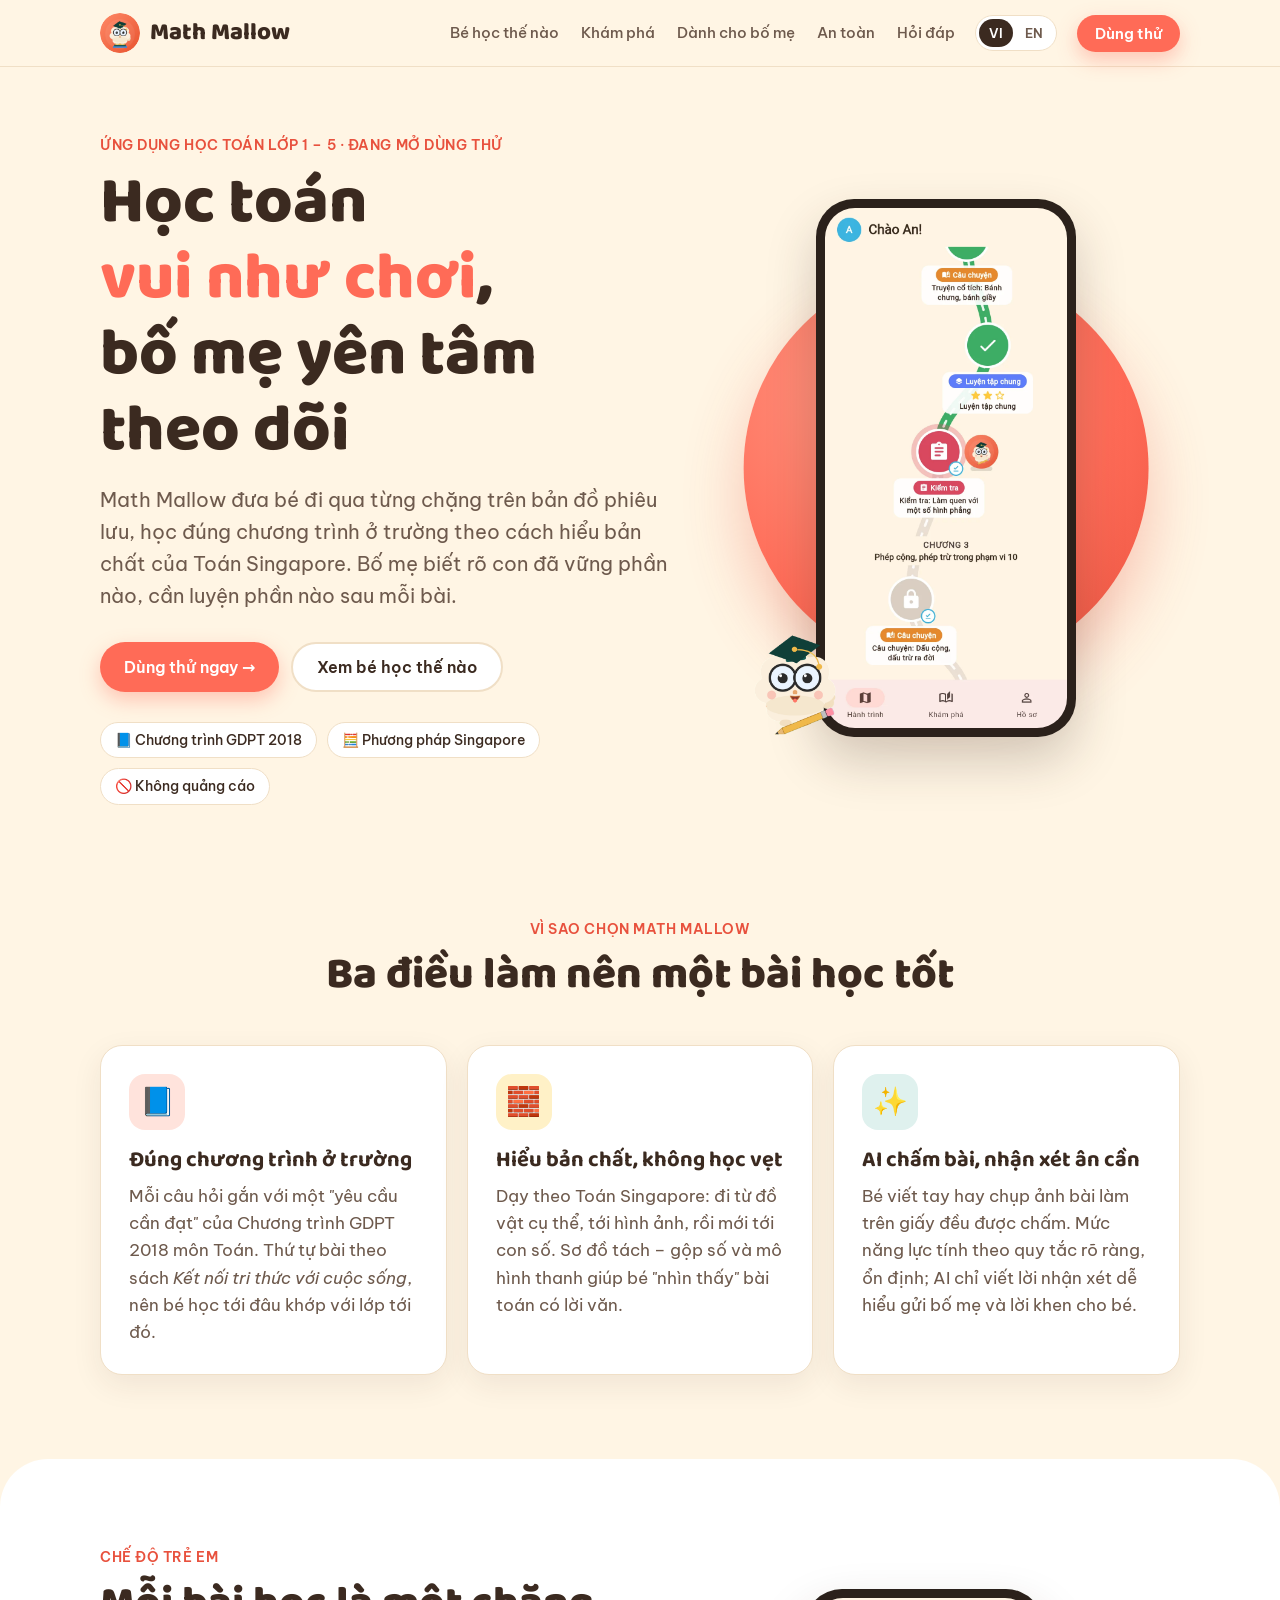
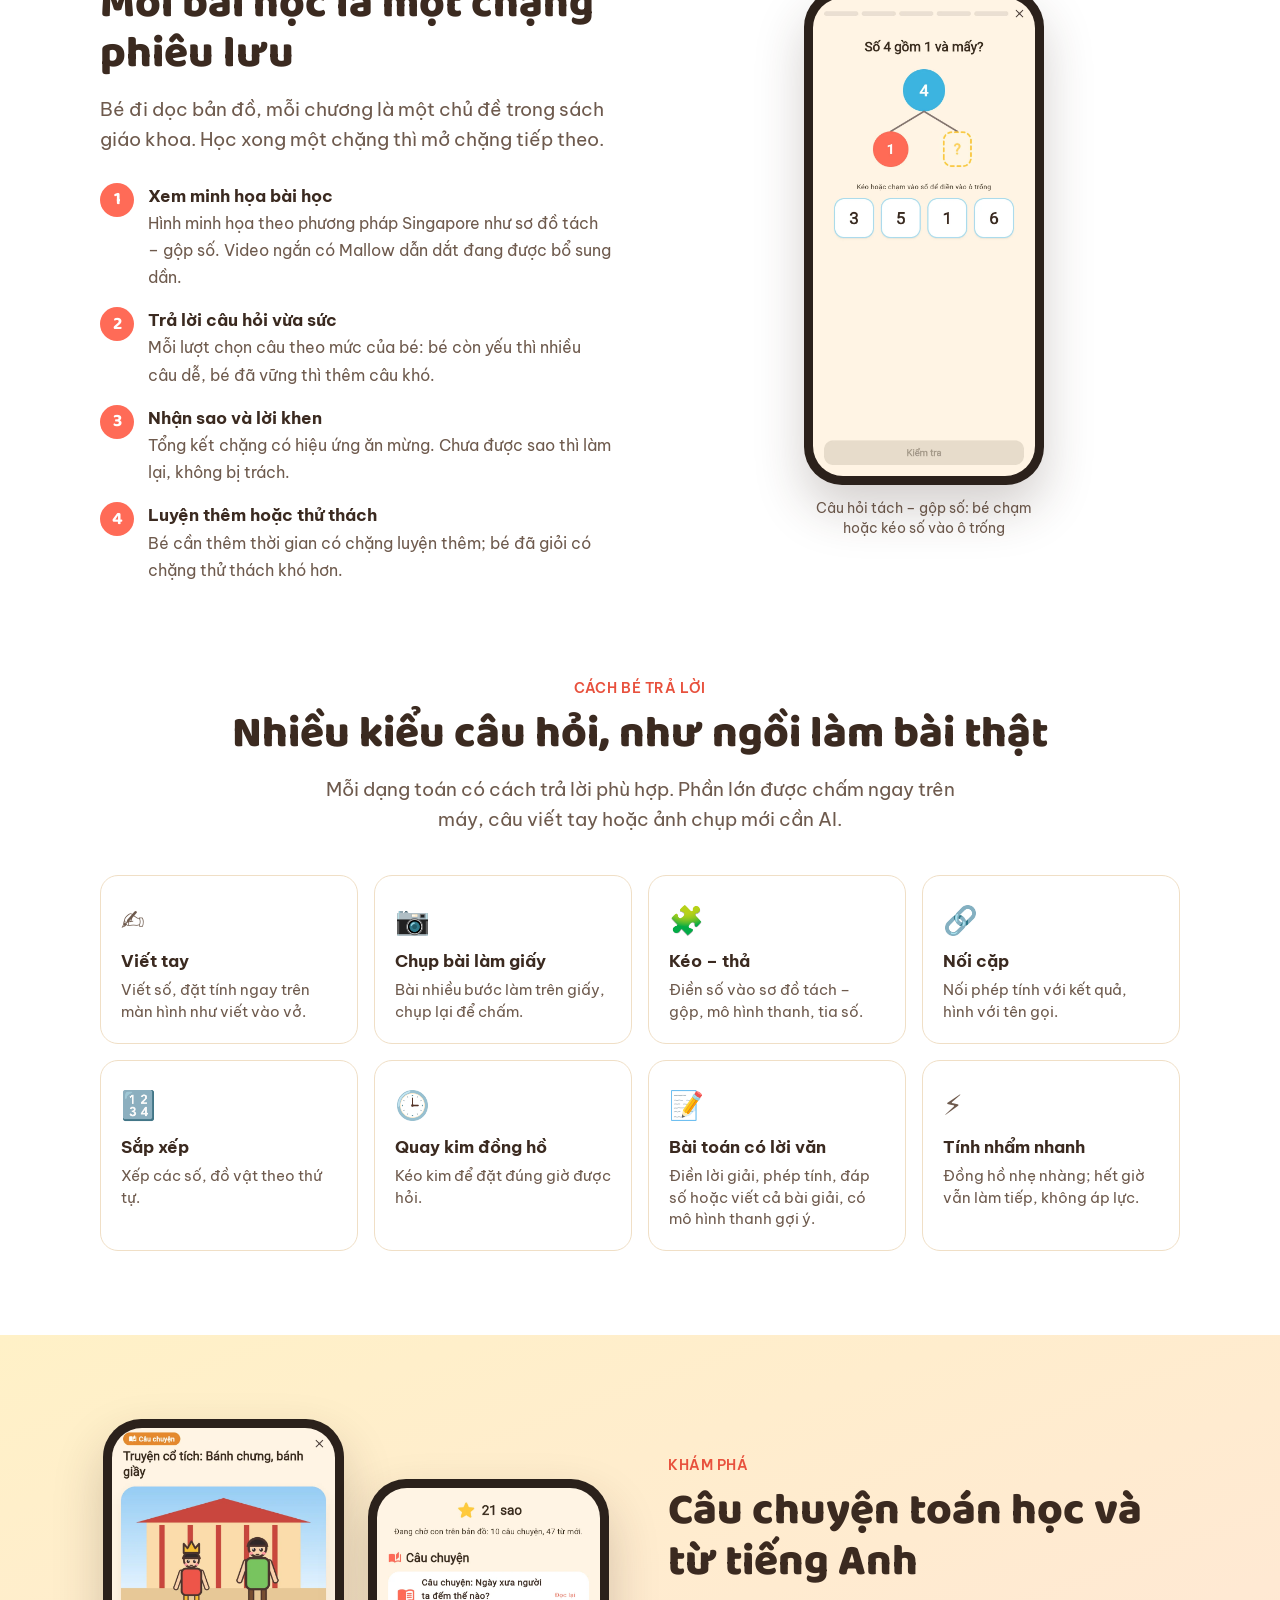
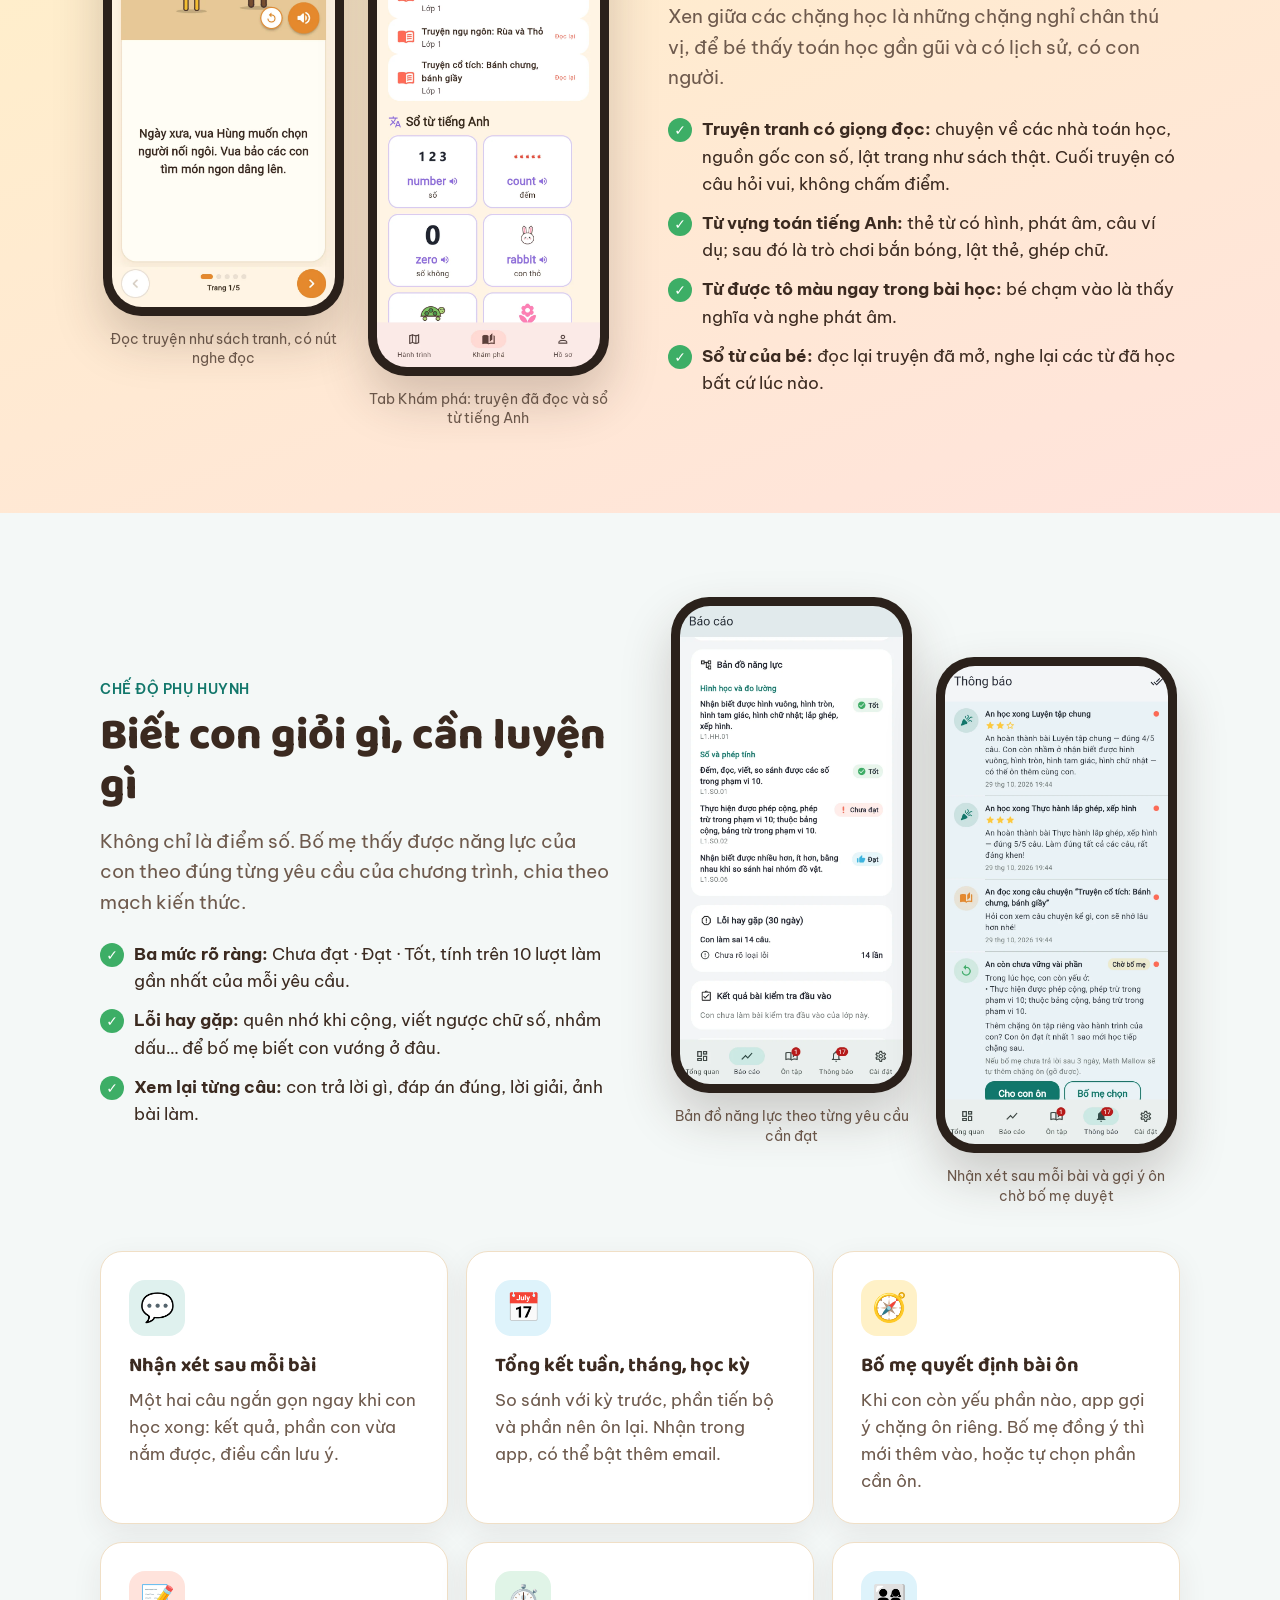
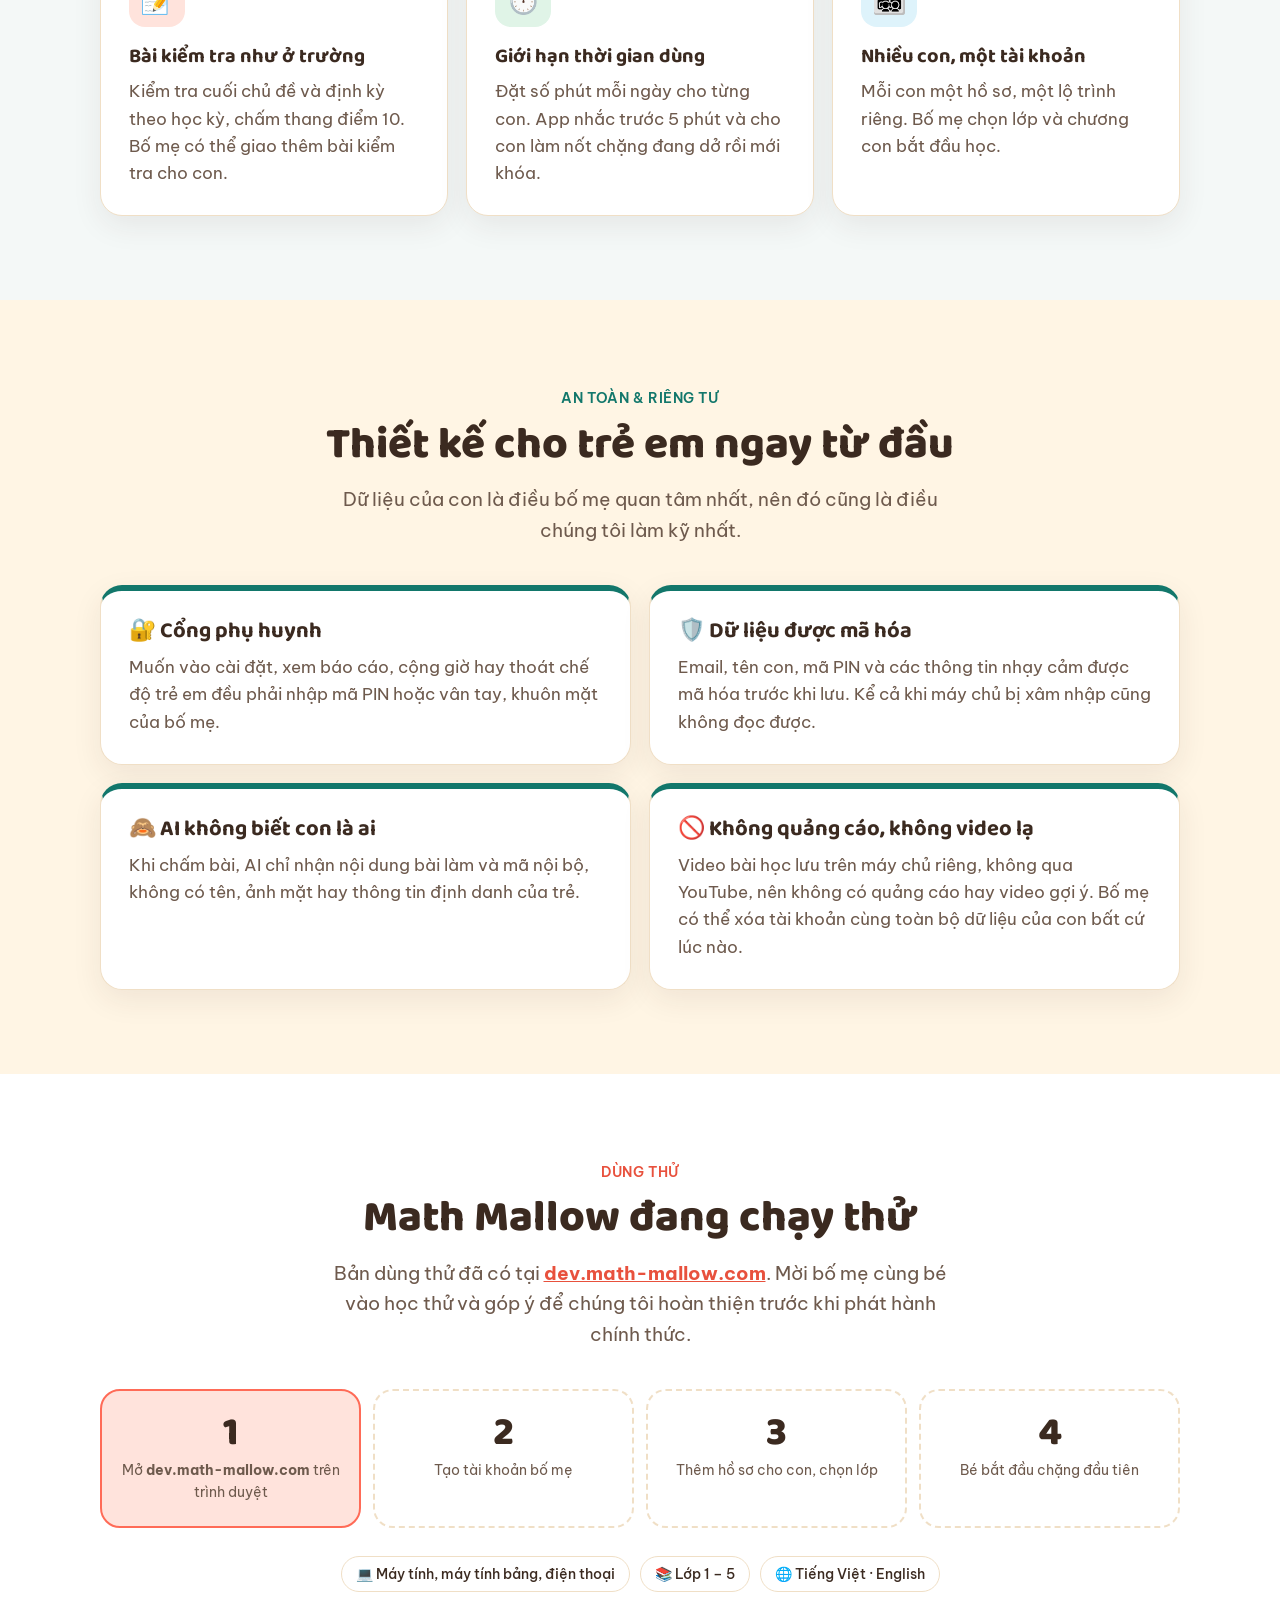
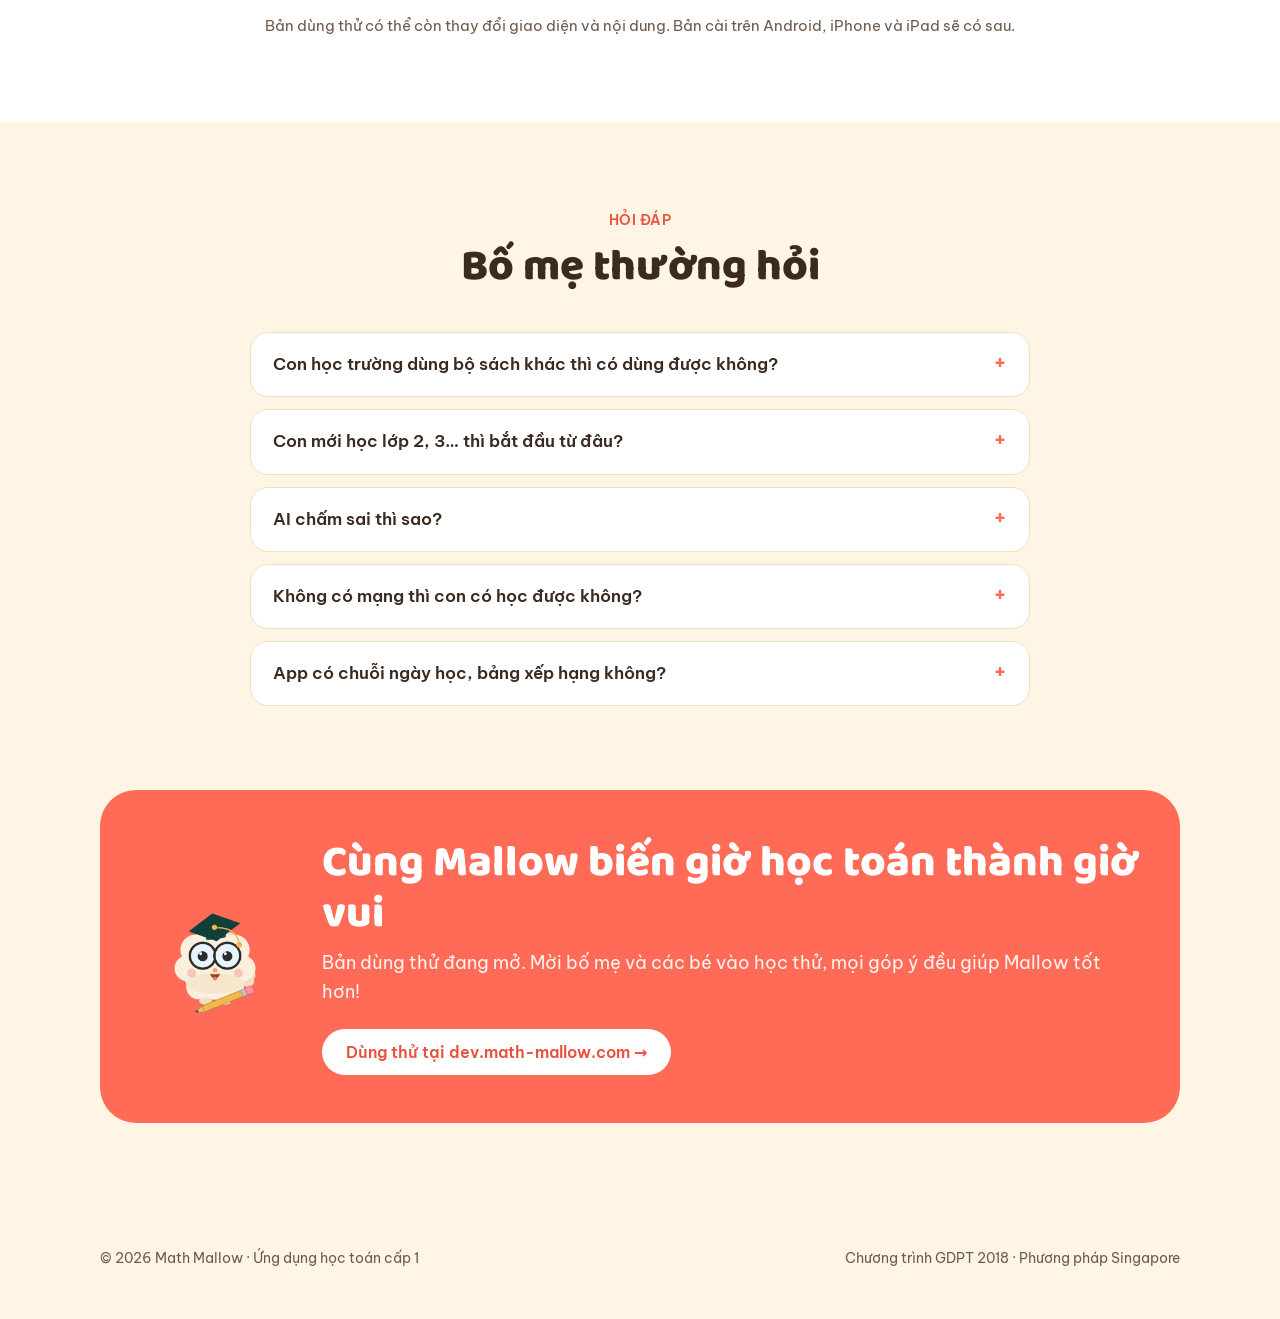
<file: index.html>
<!doctype html>
<html lang="vi">
<head>
<meta charset="utf-8">
<meta name="viewport" content="width=device-width, initial-scale=1">
<title>Math Mallow — Học toán cấp 1 vui như chơi</title>
<meta name="description" content="Math Mallow: ứng dụng học toán lớp 1–5 bám chương trình GDPT 2018, dạy theo phương pháp Singapore, AI chấm bài và báo cáo năng lực cho bố mẹ.">
<link rel="icon" href="anh/mascot_books.png">
<link rel="alternate" hreflang="vi" href="https://nghng76.github.io/math-mallow-gioi-thieu/">
<link rel="alternate" hreflang="en" href="https://nghng76.github.io/math-mallow-gioi-thieu/en/">
<link rel="preconnect" href="https://fonts.googleapis.com">
<link rel="preconnect" href="https://fonts.gstatic.com" crossorigin>
<link href="https://fonts.googleapis.com/css2?family=Baloo+2:wght@600;700;800&family=Be+Vietnam+Pro:wght@400;500;600&display=swap" rel="stylesheet">
<link rel="stylesheet" href="style.css">
</head>
<body>

<nav class="nav">
  <div class="wrap">
    <a class="brand" href="#"><img src="anh/mascot_books.png" alt="">Math Mallow</a>
    <ul>
      <li><a href="#hanh-trinh">Bé học thế nào</a></li>
      <li><a href="#kham-pha">Khám phá</a></li>
      <li><a href="#bo-me">Dành cho bố mẹ</a></li>
      <li><a href="#an-toan">An toàn</a></li>
      <li><a href="#hoi-dap">Hỏi đáp</a></li>
    </ul>
    <div class="lang"><a aria-current="page" title="Tiếng Việt">VI</a><a href="en/" hreflang="en" lang="en" title="English">EN</a></div>
    <a class="btn btn-main" href="https://dev.math-mallow.com/">Dùng thử</a>
  </div>
</nav>

<header class="hero">
  <div class="wrap">
    <div>
      <span class="eyebrow">Ứng dụng học toán lớp 1 – 5 · Đang mở dùng thử</span>
      <h1>Học toán <em>vui như chơi</em>,<br>bố mẹ yên tâm theo dõi</h1>
      <p class="lead">Math Mallow đưa bé đi qua từng chặng trên bản đồ phiêu lưu, học đúng chương trình ở trường theo cách hiểu bản chất của Toán Singapore. Bố mẹ biết rõ con đã vững phần nào, cần luyện phần nào sau mỗi bài.</p>
      <div class="actions">
        <a class="btn btn-main" href="https://dev.math-mallow.com/">Dùng thử ngay →</a>
        <a class="btn btn-ghost" href="#hanh-trinh">Xem bé học thế nào</a>
      </div>
      <div class="badges">
        <span class="badge">📘 Chương trình GDPT 2018</span>
        <span class="badge">🧮 Phương pháp Singapore</span>
        <span class="badge">🚫 Không quảng cáo</span>
      </div>
    </div>
    <div class="hero-art">
      <div class="blob" aria-hidden="true"></div>
      <figure class="phone"><img src="anh/app-ban-do.webp" alt="Màn hình Hành trình trong app: bản đồ các chặng, chặng đã học có sao, chặng đang học có linh vật Mallow" width="400" height="860"></figure>
      <img class="mascot" src="anh/mascot_cheer.png" alt="" aria-hidden="true">
    </div>
  </div>
</header>

<section style="padding-top: 20px;">
  <div class="wrap center">
    <span class="eyebrow">Vì sao chọn Math Mallow</span>
    <h2>Ba điều làm nên một bài học tốt</h2>
    <div class="pillars" style="text-align: left;">
      <div class="card">
        <div class="icon i-coral">📘</div>
        <h3>Đúng chương trình ở trường</h3>
        <p>Mỗi câu hỏi gắn với một "yêu cầu cần đạt" của Chương trình GDPT 2018 môn Toán. Thứ tự bài theo sách <i>Kết nối tri thức với cuộc sống</i>, nên bé học tới đâu khớp với lớp tới đó.</p>
      </div>
      <div class="card">
        <div class="icon i-sun">🧱</div>
        <h3>Hiểu bản chất, không học vẹt</h3>
        <p>Dạy theo Toán Singapore: đi từ đồ vật cụ thể, tới hình ảnh, rồi mới tới con số. Sơ đồ tách – gộp số và mô hình thanh giúp bé "nhìn thấy" bài toán có lời văn.</p>
      </div>
      <div class="card">
        <div class="icon i-teal">✨</div>
        <h3>AI chấm bài, nhận xét ân cần</h3>
        <p>Bé viết tay hay chụp ảnh bài làm trên giấy đều được chấm. Mức năng lực tính theo quy tắc rõ ràng, ổn định; AI chỉ viết lời nhận xét dễ hiểu gửi bố mẹ và lời khen cho bé.</p>
      </div>
    </div>
  </div>
</section>

<section class="journey" id="hanh-trinh">
  <div class="wrap split">
    <div>
      <span class="eyebrow">Chế độ trẻ em</span>
      <h2>Mỗi bài học là một chặng phiêu lưu</h2>
      <p class="lead">Bé đi dọc bản đồ, mỗi chương là một chủ đề trong sách giáo khoa. Học xong một chặng thì mở chặng tiếp theo.</p>
      <ol class="steps">
        <li><span class="n">1</span><div><b>Xem minh họa bài học</b><span>Hình minh họa theo phương pháp Singapore như sơ đồ tách – gộp số. Video ngắn có Mallow dẫn dắt đang được bổ sung dần.</span></div></li>
        <li><span class="n">2</span><div><b>Trả lời câu hỏi vừa sức</b><span>Mỗi lượt chọn câu theo mức của bé: bé còn yếu thì nhiều câu dễ, bé đã vững thì thêm câu khó.</span></div></li>
        <li><span class="n">3</span><div><b>Nhận sao và lời khen</b><span>Tổng kết chặng có hiệu ứng ăn mừng. Chưa được sao thì làm lại, không bị trách.</span></div></li>
        <li><span class="n">4</span><div><b>Luyện thêm hoặc thử thách</b><span>Bé cần thêm thời gian có chặng luyện thêm; bé đã giỏi có chặng thử thách khó hơn.</span></div></li>
      </ol>
    </div>
    <div class="phones">
      <figure>
        <div class="phone"><img src="anh/app-cau-hoi.webp" alt="Câu hỏi tách – gộp số: Số 4 gồm 1 và mấy? Bé kéo hoặc chạm số để điền vào ô trống" width="400" height="860" loading="lazy"></div>
        <figcaption>Câu hỏi tách – gộp số: bé chạm hoặc kéo số vào ô trống</figcaption>
      </figure>
    </div>
  </div>

  <div class="wrap center" style="margin-top: 90px;">
    <span class="eyebrow">Cách bé trả lời</span>
    <h2>Nhiều kiểu câu hỏi, như ngồi làm bài thật</h2>
    <p class="lead">Mỗi dạng toán có cách trả lời phù hợp. Phần lớn được chấm ngay trên máy, câu viết tay hoặc ảnh chụp mới cần AI.</p>
    <div class="types" style="text-align: left;">
      <div class="type"><span class="em">✍️</span><b>Viết tay</b><span>Viết số, đặt tính ngay trên màn hình như viết vào vở.</span></div>
      <div class="type"><span class="em">📷</span><b>Chụp bài làm giấy</b><span>Bài nhiều bước làm trên giấy, chụp lại để chấm.</span></div>
      <div class="type"><span class="em">🧩</span><b>Kéo – thả</b><span>Điền số vào sơ đồ tách – gộp, mô hình thanh, tia số.</span></div>
      <div class="type"><span class="em">🔗</span><b>Nối cặp</b><span>Nối phép tính với kết quả, hình với tên gọi.</span></div>
      <div class="type"><span class="em">🔢</span><b>Sắp xếp</b><span>Xếp các số, đồ vật theo thứ tự.</span></div>
      <div class="type"><span class="em">🕒</span><b>Quay kim đồng hồ</b><span>Kéo kim để đặt đúng giờ được hỏi.</span></div>
      <div class="type"><span class="em">📝</span><b>Bài toán có lời văn</b><span>Điền lời giải, phép tính, đáp số hoặc viết cả bài giải, có mô hình thanh gợi ý.</span></div>
      <div class="type"><span class="em">⚡</span><b>Tính nhẩm nhanh</b><span>Đồng hồ nhẹ nhàng; hết giờ vẫn làm tiếp, không áp lực.</span></div>
    </div>
  </div>
</section>

<section class="explore" id="kham-pha">
  <div class="wrap split">
    <div class="phones">
      <figure>
        <div class="phone"><img src="anh/app-cau-chuyen.webp" alt="Màn đọc truyện Bánh chưng, bánh giầy: tranh minh họa, chữ to, nút nghe đọc, lật trang" width="400" height="860" loading="lazy"></div>
        <figcaption>Đọc truyện như sách tranh, có nút nghe đọc</figcaption>
      </figure>
      <figure>
        <div class="phone"><img src="anh/app-kham-pha.webp" alt="Tab Khám phá: tổng số sao, câu chuyện đã đọc, sổ từ tiếng Anh với các thẻ number, count, zero, rabbit" width="400" height="860" loading="lazy"></div>
        <figcaption>Tab Khám phá: truyện đã đọc và sổ từ tiếng Anh</figcaption>
      </figure>
    </div>
    <div>
      <span class="eyebrow">Khám phá</span>
      <h2>Câu chuyện toán học và từ tiếng Anh</h2>
      <p class="lead">Xen giữa các chặng học là những chặng nghỉ chân thú vị, để bé thấy toán học gần gũi và có lịch sử, có con người.</p>
      <ul class="ticks">
        <li><b>Truyện tranh có giọng đọc:</b> chuyện về các nhà toán học, nguồn gốc con số, lật trang như sách thật. Cuối truyện có câu hỏi vui, không chấm điểm.</li>
        <li><b>Từ vựng toán tiếng Anh:</b> thẻ từ có hình, phát âm, câu ví dụ; sau đó là trò chơi bắn bóng, lật thẻ, ghép chữ.</li>
        <li><b>Từ được tô màu ngay trong bài học:</b> bé chạm vào là thấy nghĩa và nghe phát âm.</li>
        <li><b>Sổ từ của bé:</b> đọc lại truyện đã mở, nghe lại các từ đã học bất cứ lúc nào.</li>
      </ul>
    </div>
  </div>
</section>

<section class="parents" id="bo-me">
  <div class="wrap split">
    <div>
      <span class="eyebrow">Chế độ phụ huynh</span>
      <h2>Biết con giỏi gì, cần luyện gì</h2>
      <p class="lead">Không chỉ là điểm số. Bố mẹ thấy được năng lực của con theo đúng từng yêu cầu của chương trình, chia theo mạch kiến thức.</p>
      <ul class="ticks">
        <li><b>Ba mức rõ ràng:</b> Chưa đạt · Đạt · Tốt, tính trên 10 lượt làm gần nhất của mỗi yêu cầu.</li>
        <li><b>Lỗi hay gặp:</b> quên nhớ khi cộng, viết ngược chữ số, nhầm dấu… để bố mẹ biết con vướng ở đâu.</li>
        <li><b>Xem lại từng câu:</b> con trả lời gì, đáp án đúng, lời giải, ảnh bài làm.</li>
      </ul>
    </div>
    <div class="phones">
      <figure>
        <div class="phone"><img src="anh/app-bao-cao.webp" alt="Báo cáo phụ huynh: bản đồ năng lực theo yêu cầu cần đạt, mỗi yêu cầu có mức Tốt, Đạt hoặc Chưa đạt" width="400" height="860" loading="lazy"></div>
        <figcaption>Bản đồ năng lực theo từng yêu cầu cần đạt</figcaption>
      </figure>
      <figure>
        <div class="phone"><img src="anh/app-thong-bao.webp" alt="Thông báo cho phụ huynh: nhận xét sau mỗi bài, câu chuyện con đã đọc, gợi ý ôn tập chờ bố mẹ đồng ý" width="400" height="860" loading="lazy"></div>
        <figcaption>Nhận xét sau mỗi bài và gợi ý ôn chờ bố mẹ duyệt</figcaption>
      </figure>
    </div>
  </div>

  <div class="wrap">
    <div class="pgrid">
      <div class="card">
        <div class="icon i-teal">💬</div>
        <h3>Nhận xét sau mỗi bài</h3>
        <p>Một hai câu ngắn gọn ngay khi con học xong: kết quả, phần con vừa nắm được, điều cần lưu ý.</p>
      </div>
      <div class="card">
        <div class="icon i-sky">📅</div>
        <h3>Tổng kết tuần, tháng, học kỳ</h3>
        <p>So sánh với kỳ trước, phần tiến bộ và phần nên ôn lại. Nhận trong app, có thể bật thêm email.</p>
      </div>
      <div class="card">
        <div class="icon i-sun">🧭</div>
        <h3>Bố mẹ quyết định bài ôn</h3>
        <p>Khi con còn yếu phần nào, app gợi ý chặng ôn riêng. Bố mẹ đồng ý thì mới thêm vào, hoặc tự chọn phần cần ôn.</p>
      </div>
      <div class="card">
        <div class="icon i-coral">📝</div>
        <h3>Bài kiểm tra như ở trường</h3>
        <p>Kiểm tra cuối chủ đề và định kỳ theo học kỳ, chấm thang điểm 10. Bố mẹ có thể giao thêm bài kiểm tra cho con.</p>
      </div>
      <div class="card">
        <div class="icon i-leaf">⏱️</div>
        <h3>Giới hạn thời gian dùng</h3>
        <p>Đặt số phút mỗi ngày cho từng con. App nhắc trước 5 phút và cho con làm nốt chặng đang dở rồi mới khóa.</p>
      </div>
      <div class="card">
        <div class="icon i-sky">👨‍👩‍👧‍👦</div>
        <h3>Nhiều con, một tài khoản</h3>
        <p>Mỗi con một hồ sơ, một lộ trình riêng. Bố mẹ chọn lớp và chương con bắt đầu học.</p>
      </div>
    </div>
  </div>
</section>

<section class="safe" id="an-toan">
  <div class="wrap center">
    <span class="eyebrow" style="color: var(--teal);">An toàn &amp; riêng tư</span>
    <h2>Thiết kế cho trẻ em ngay từ đầu</h2>
    <p class="lead">Dữ liệu của con là điều bố mẹ quan tâm nhất, nên đó cũng là điều chúng tôi làm kỹ nhất.</p>
    <div class="sgrid" style="text-align: left;">
      <div class="card">
        <h3>🔐 Cổng phụ huynh</h3>
        <p>Muốn vào cài đặt, xem báo cáo, cộng giờ hay thoát chế độ trẻ em đều phải nhập mã PIN hoặc vân tay, khuôn mặt của bố mẹ.</p>
      </div>
      <div class="card">
        <h3>🛡️ Dữ liệu được mã hóa</h3>
        <p>Email, tên con, mã PIN và các thông tin nhạy cảm được mã hóa trước khi lưu. Kể cả khi máy chủ bị xâm nhập cũng không đọc được.</p>
      </div>
      <div class="card">
        <h3>🙈 AI không biết con là ai</h3>
        <p>Khi chấm bài, AI chỉ nhận nội dung bài làm và mã nội bộ, không có tên, ảnh mặt hay thông tin định danh của trẻ.</p>
      </div>
      <div class="card">
        <h3>🚫 Không quảng cáo, không video lạ</h3>
        <p>Video bài học lưu trên máy chủ riêng, không qua YouTube, nên không có quảng cáo hay video gợi ý. Bố mẹ có thể xóa tài khoản cùng toàn bộ dữ liệu của con bất cứ lúc nào.</p>
      </div>
    </div>
  </div>
</section>

<section id="dung-thu" style="background:#fff;">
  <div class="wrap center">
    <span class="eyebrow">Dùng thử</span>
    <h2>Math Mallow đang chạy thử</h2>
    <p class="lead">Bản dùng thử đã có tại <a href="https://dev.math-mallow.com/"><b>dev.math-mallow.com</b></a>. Mời bố mẹ cùng bé vào học thử và góp ý để chúng tôi hoàn thiện trước khi phát hành chính thức.</p>
    <div class="road">
      <div class="grade first"><div class="g">1</div><span>Mở <b>dev.math-mallow.com</b> trên trình duyệt</span></div>
      <div class="grade"><div class="g">2</div><span>Tạo tài khoản bố mẹ</span></div>
      <div class="grade"><div class="g">3</div><span>Thêm hồ sơ cho con, chọn lớp</span></div>
      <div class="grade"><div class="g">4</div><span>Bé bắt đầu chặng đầu tiên</span></div>
    </div>
    <div class="platforms">
      <span class="badge">💻 Máy tính, máy tính bảng, điện thoại</span>
      <span class="badge">📚 Lớp 1 – 5</span>
      <span class="badge">🌐 Tiếng Việt · English</span>
    </div>
    <p style="margin-top: 22px; color: var(--cocoa-soft); font-size: 15px;">Bản dùng thử có thể còn thay đổi giao diện và nội dung. Bản cài trên Android, iPhone và iPad sẽ có sau.</p>
  </div>
</section>

<section id="hoi-dap">
  <div class="wrap">
    <div class="center">
      <span class="eyebrow">Hỏi đáp</span>
      <h2>Bố mẹ thường hỏi</h2>
    </div>
    <div class="faq">
      <details>
        <summary>Con học trường dùng bộ sách khác thì có dùng được không?</summary>
        <p>Được. Câu hỏi gắn với "yêu cầu cần đạt" của chương trình chung, không gắn cứng vào một bộ sách. Thứ tự bài hiện theo bộ <i>Kết nối tri thức</i>; bố mẹ có thể chọn chương con bắt đầu học cho khớp với lớp.</p>
      </details>
      <details>
        <summary>Con mới học lớp 2, 3… thì bắt đầu từ đâu?</summary>
        <p>Bé lớp 2 trở lên làm một bài kiểm tra đầu vào ngắn để app biết mức của con. Phần nào còn yếu, app gợi ý chặng ôn và bố mẹ quyết định có thêm hay không. Bé lớp 1 chỉ có bài khởi động nhẹ nhàng, không chặn đường.</p>
      </details>
      <details>
        <summary>AI chấm sai thì sao?</summary>
        <p>Bé có thể bấm chấm lại. Nếu vẫn bị chấm sai, câu đó vào mục "Cần đối chiếu" để bố mẹ xem ảnh bài làm và xác nhận Đúng hoặc Sai. Kết quả bố mẹ xác nhận được ưu tiên, sao và mức năng lực tự tính lại.</p>
      </details>
      <details>
        <summary>Không có mạng thì con có học được không?</summary>
        <p>Có. Khi có Wi-Fi, app tải trước một hai chặng tiếp theo. Mất mạng, phần lớn câu hỏi vẫn chấm ngay trên máy; câu cần AI sẽ được chấm khi có mạng trở lại.</p>
      </details>
      <details>
        <summary>App có chuỗi ngày học, bảng xếp hạng không?</summary>
        <p>Không. Chúng tôi chọn không tạo áp lực "phải học mỗi ngày" hay so sánh với bạn khác. Bé được sao khi qua chặng, và có câu chuyện, từ tiếng Anh để khám phá — niềm vui đến từ chính việc học.</p>
      </details>
    </div>
  </div>
</section>

<section style="padding-top: 0;">
  <div class="wrap">
    <div class="cta">
      <img src="anh/mascot_cheer.png" alt="Linh vật Math Mallow">
      <div>
        <h2>Cùng Mallow biến giờ học toán thành giờ vui</h2>
        <p>Bản dùng thử đang mở. Mời bố mẹ và các bé vào học thử, mọi góp ý đều giúp Mallow tốt hơn!</p>
        <a class="btn" href="https://dev.math-mallow.com/">Dùng thử tại dev.math-mallow.com →</a>
      </div>
    </div>
  </div>
</section>

<footer>
  <div class="wrap">
    <span>© 2026 Math Mallow · Ứng dụng học toán cấp 1</span>
    <span>Chương trình GDPT 2018 · Phương pháp Singapore</span>
  </div>
</footer>

</body>
</html>
</file>
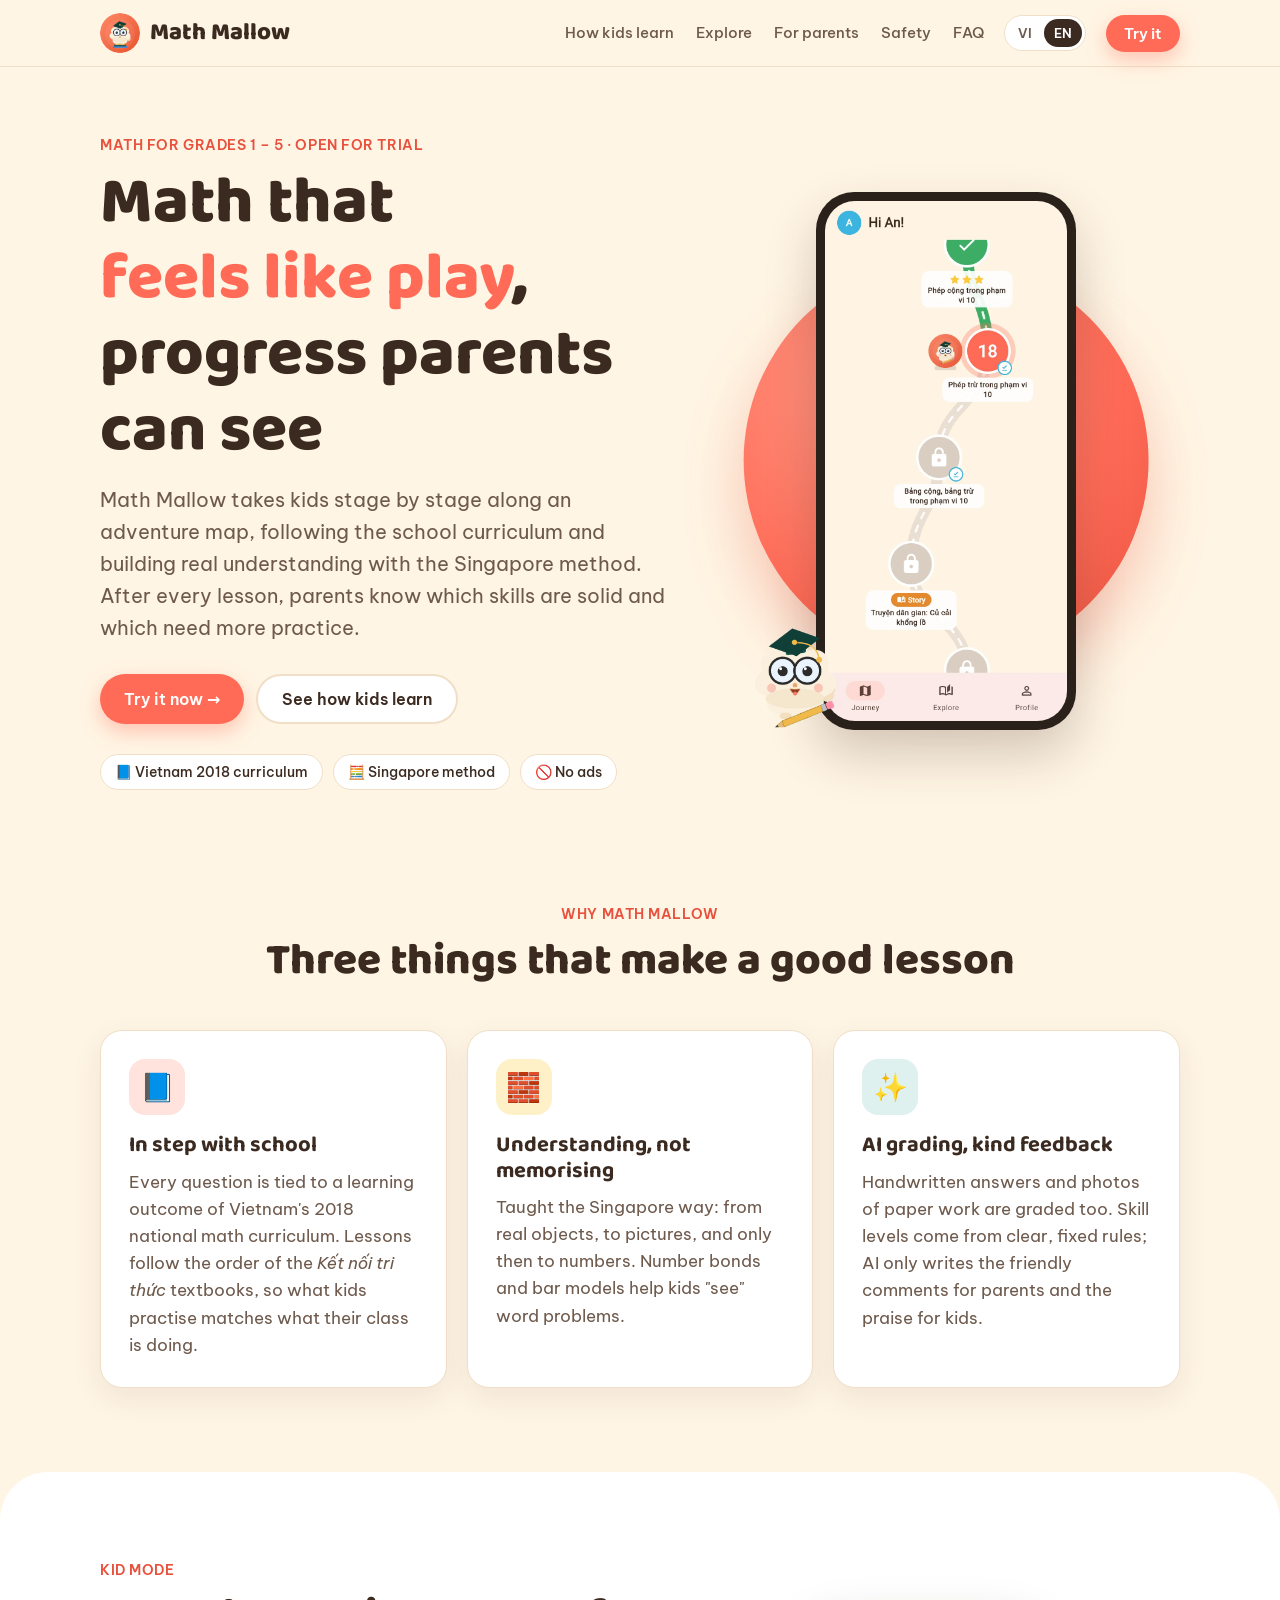
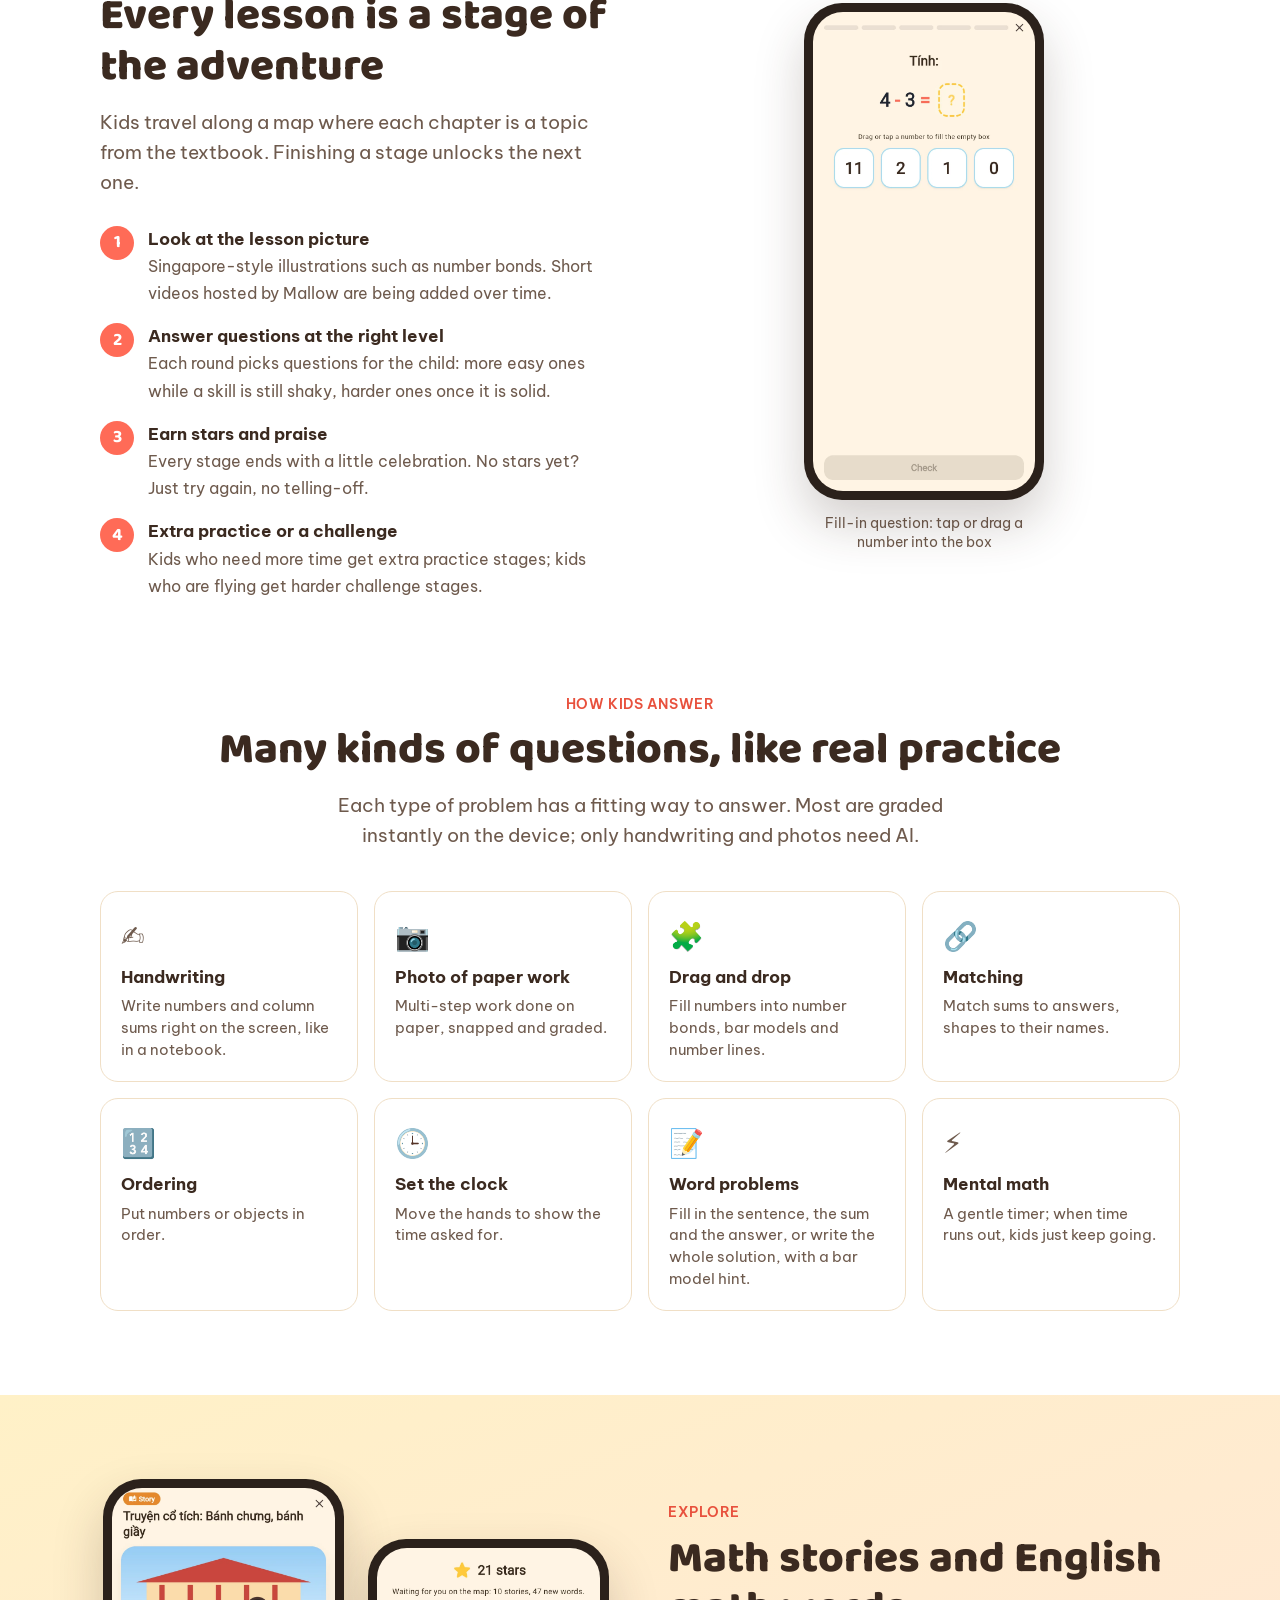
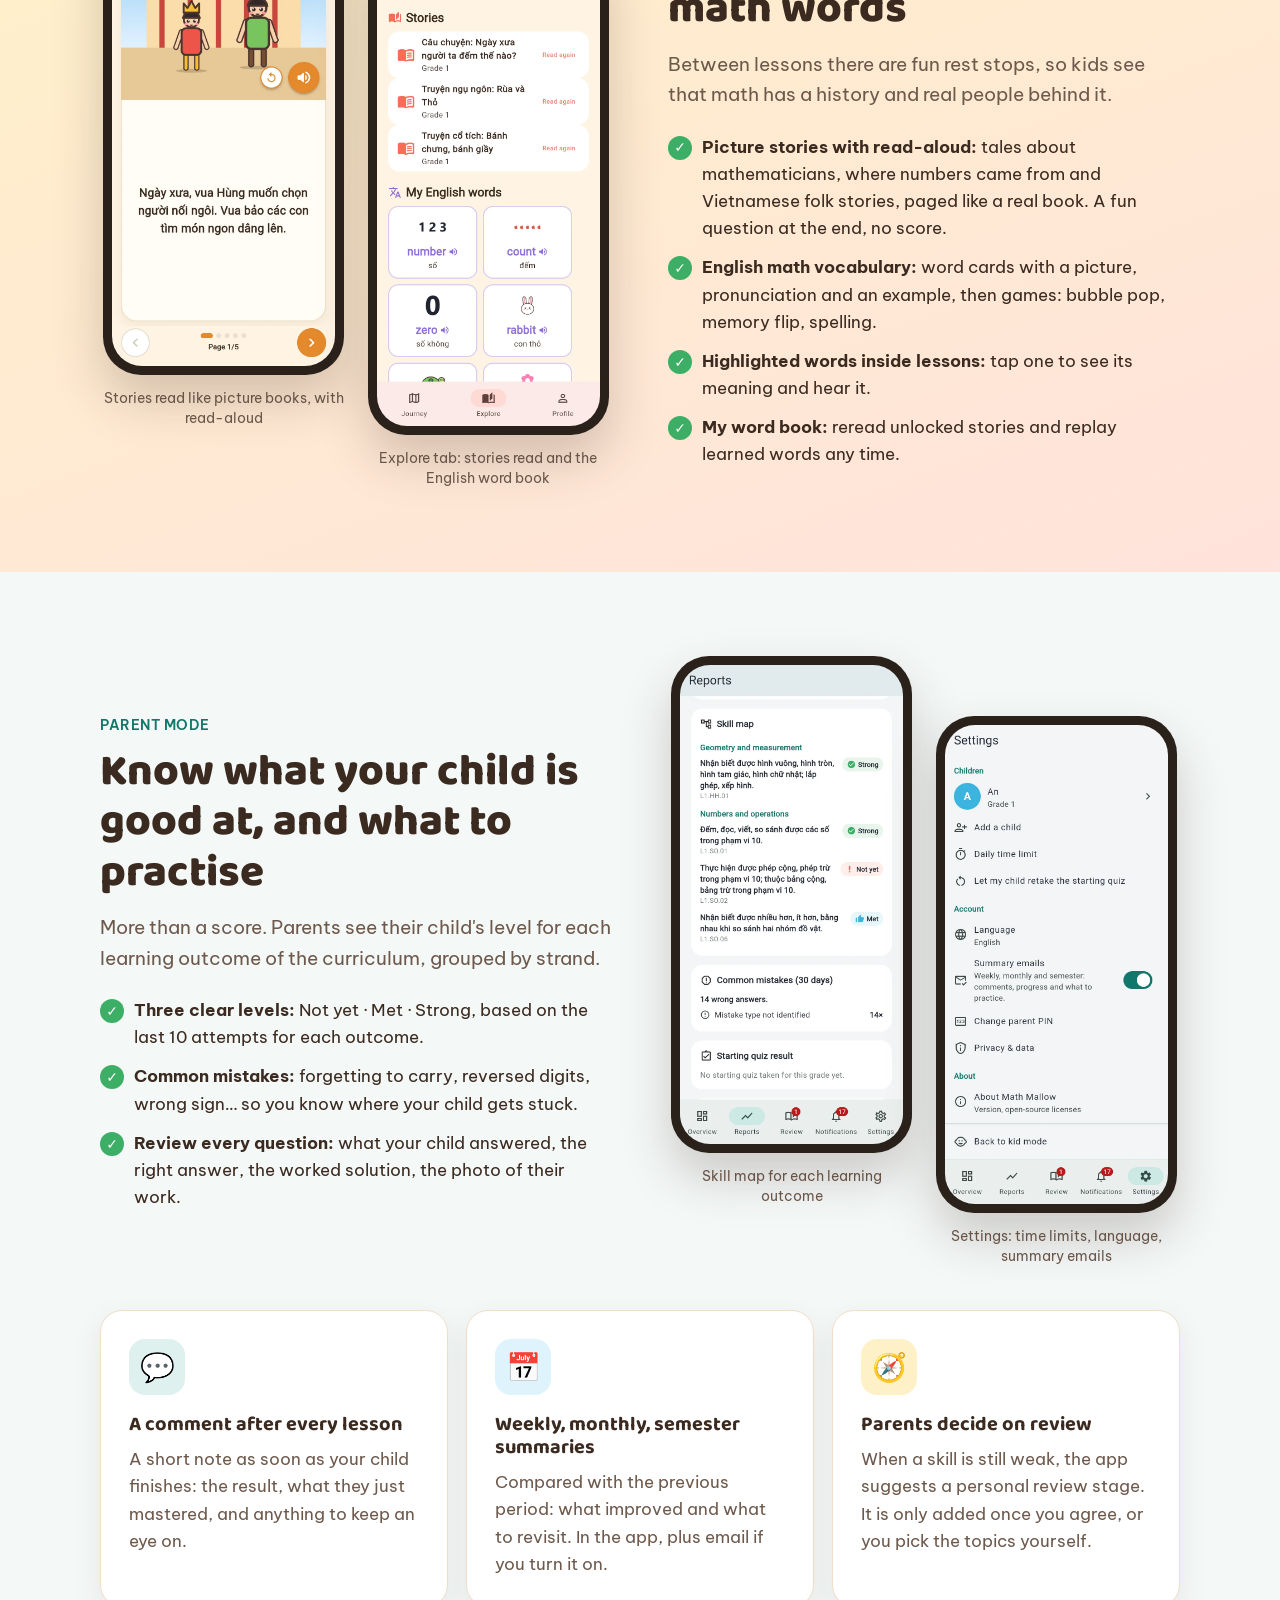
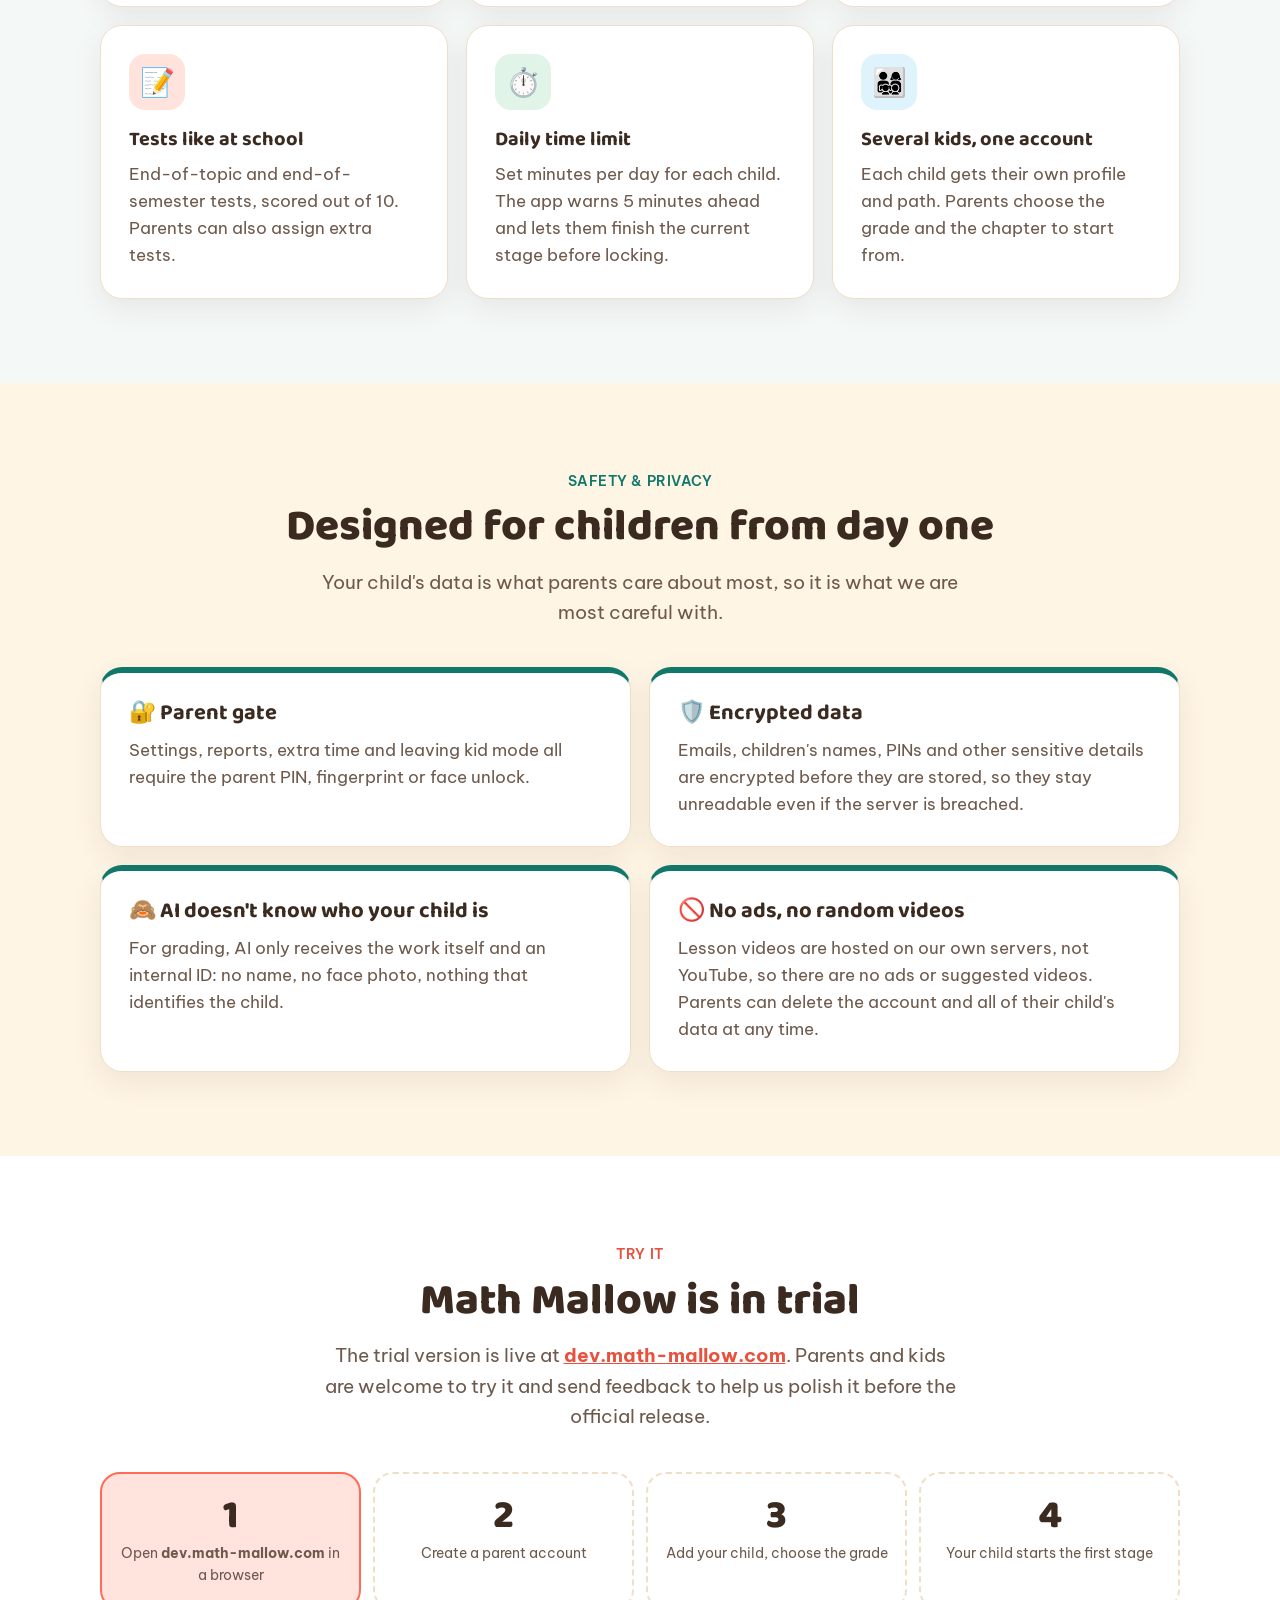
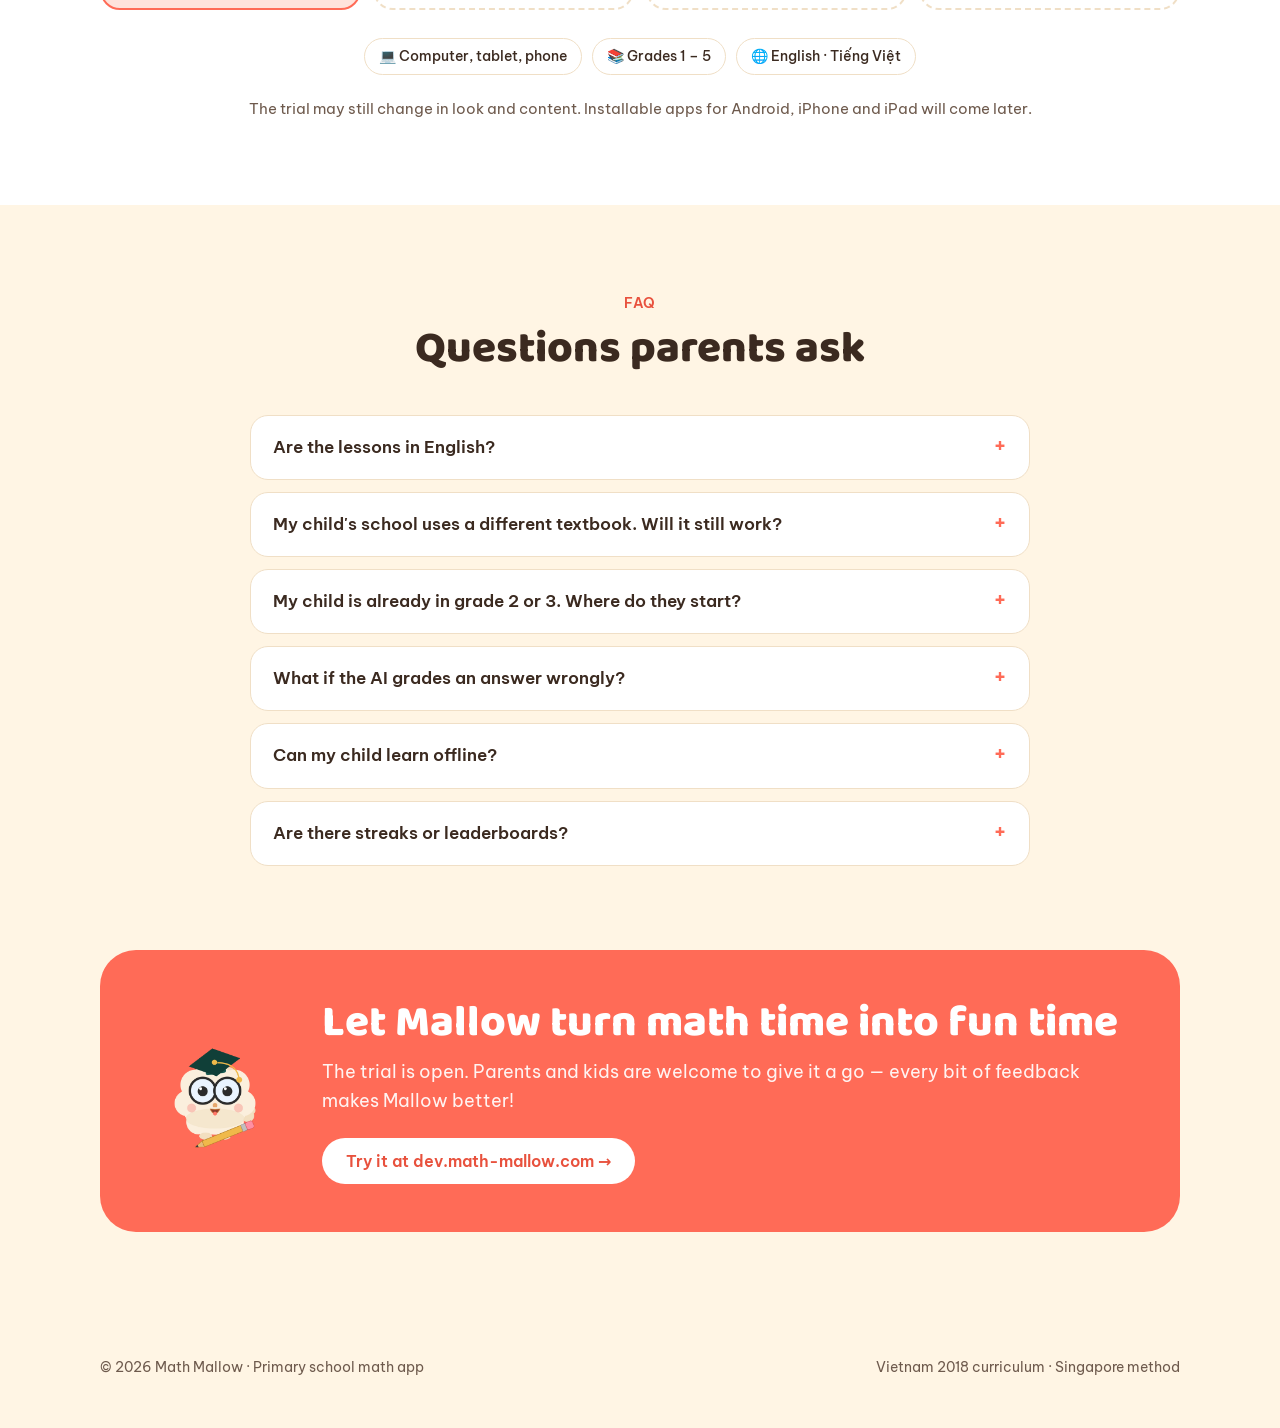
<file: en/index.html>
<!doctype html>
<html lang="en">
<head>
<meta charset="utf-8">
<meta name="viewport" content="width=device-width, initial-scale=1">
<title>Math Mallow — Primary math that feels like play</title>
<meta name="description" content="Math Mallow: a math app for grades 1–5 that follows Vietnam's 2018 national curriculum, teaches with the Singapore method, and gives parents a clear skill report after every lesson.">
<link rel="icon" href="../anh/mascot_books.png">
<link rel="alternate" hreflang="vi" href="https://nghng76.github.io/math-mallow-gioi-thieu/">
<link rel="alternate" hreflang="en" href="https://nghng76.github.io/math-mallow-gioi-thieu/en/">
<link rel="preconnect" href="https://fonts.googleapis.com">
<link rel="preconnect" href="https://fonts.gstatic.com" crossorigin>
<link href="https://fonts.googleapis.com/css2?family=Baloo+2:wght@600;700;800&family=Be+Vietnam+Pro:wght@400;500;600&display=swap" rel="stylesheet">
<link rel="stylesheet" href="../style.css">
</head>
<body>

<nav class="nav">
  <div class="wrap">
    <a class="brand" href="#"><img src="../anh/mascot_books.png" alt="">Math Mallow</a>
    <ul>
      <li><a href="#journey">How kids learn</a></li>
      <li><a href="#explore">Explore</a></li>
      <li><a href="#parents">For parents</a></li>
      <li><a href="#safety">Safety</a></li>
      <li><a href="#faq">FAQ</a></li>
    </ul>
    <div class="lang"><a href="../" hreflang="vi" lang="vi" title="Tiếng Việt">VI</a><a aria-current="page" title="English">EN</a></div>
    <a class="btn btn-main" href="https://dev.math-mallow.com/">Try it</a>
  </div>
</nav>

<header class="hero">
  <div class="wrap">
    <div>
      <span class="eyebrow">Math for grades 1 – 5 · Open for trial</span>
      <h1>Math that <em>feels like play</em>,<br>progress parents can see</h1>
      <p class="lead">Math Mallow takes kids stage by stage along an adventure map, following the school curriculum and building real understanding with the Singapore method. After every lesson, parents know which skills are solid and which need more practice.</p>
      <div class="actions">
        <a class="btn btn-main" href="https://dev.math-mallow.com/">Try it now →</a>
        <a class="btn btn-ghost" href="#journey">See how kids learn</a>
      </div>
      <div class="badges">
        <span class="badge">📘 Vietnam 2018 curriculum</span>
        <span class="badge">🧮 Singapore method</span>
        <span class="badge">🚫 No ads</span>
      </div>
    </div>
    <div class="hero-art">
      <div class="blob" aria-hidden="true"></div>
      <figure class="phone"><img src="../anh/en-app-ban-do.webp" alt="The Journey screen: a map of stages, finished stages with stars, the current stage marked by Mallow the mascot" width="400" height="860"></figure>
      <img class="mascot" src="../anh/mascot_cheer.png" alt="" aria-hidden="true">
    </div>
  </div>
</header>

<section style="padding-top: 20px;">
  <div class="wrap center">
    <span class="eyebrow">Why Math Mallow</span>
    <h2>Three things that make a good lesson</h2>
    <div class="pillars" style="text-align: left;">
      <div class="card">
        <div class="icon i-coral">📘</div>
        <h3>In step with school</h3>
        <p>Every question is tied to a learning outcome of Vietnam's 2018 national math curriculum. Lessons follow the order of the <i>Kết nối tri thức</i> textbooks, so what kids practise matches what their class is doing.</p>
      </div>
      <div class="card">
        <div class="icon i-sun">🧱</div>
        <h3>Understanding, not memorising</h3>
        <p>Taught the Singapore way: from real objects, to pictures, and only then to numbers. Number bonds and bar models help kids "see" word problems.</p>
      </div>
      <div class="card">
        <div class="icon i-teal">✨</div>
        <h3>AI grading, kind feedback</h3>
        <p>Handwritten answers and photos of paper work are graded too. Skill levels come from clear, fixed rules; AI only writes the friendly comments for parents and the praise for kids.</p>
      </div>
    </div>
  </div>
</section>

<section class="journey" id="journey">
  <div class="wrap split">
    <div>
      <span class="eyebrow">Kid mode</span>
      <h2>Every lesson is a stage of the adventure</h2>
      <p class="lead">Kids travel along a map where each chapter is a topic from the textbook. Finishing a stage unlocks the next one.</p>
      <ol class="steps">
        <li><span class="n">1</span><div><b>Look at the lesson picture</b><span>Singapore-style illustrations such as number bonds. Short videos hosted by Mallow are being added over time.</span></div></li>
        <li><span class="n">2</span><div><b>Answer questions at the right level</b><span>Each round picks questions for the child: more easy ones while a skill is still shaky, harder ones once it is solid.</span></div></li>
        <li><span class="n">3</span><div><b>Earn stars and praise</b><span>Every stage ends with a little celebration. No stars yet? Just try again, no telling-off.</span></div></li>
        <li><span class="n">4</span><div><b>Extra practice or a challenge</b><span>Kids who need more time get extra practice stages; kids who are flying get harder challenge stages.</span></div></li>
      </ol>
    </div>
    <div class="phones">
      <figure>
        <div class="phone"><img src="../anh/en-app-cau-hoi.webp" alt="A fill-in question: 4 minus 3 equals an empty box, with number tiles to drag or tap" width="400" height="860" loading="lazy"></div>
        <figcaption>Fill-in question: tap or drag a number into the box</figcaption>
      </figure>
    </div>
  </div>

  <div class="wrap center" style="margin-top: 90px;">
    <span class="eyebrow">How kids answer</span>
    <h2>Many kinds of questions, like real practice</h2>
    <p class="lead">Each type of problem has a fitting way to answer. Most are graded instantly on the device; only handwriting and photos need AI.</p>
    <div class="types" style="text-align: left;">
      <div class="type"><span class="em">✍️</span><b>Handwriting</b><span>Write numbers and column sums right on the screen, like in a notebook.</span></div>
      <div class="type"><span class="em">📷</span><b>Photo of paper work</b><span>Multi-step work done on paper, snapped and graded.</span></div>
      <div class="type"><span class="em">🧩</span><b>Drag and drop</b><span>Fill numbers into number bonds, bar models and number lines.</span></div>
      <div class="type"><span class="em">🔗</span><b>Matching</b><span>Match sums to answers, shapes to their names.</span></div>
      <div class="type"><span class="em">🔢</span><b>Ordering</b><span>Put numbers or objects in order.</span></div>
      <div class="type"><span class="em">🕒</span><b>Set the clock</b><span>Move the hands to show the time asked for.</span></div>
      <div class="type"><span class="em">📝</span><b>Word problems</b><span>Fill in the sentence, the sum and the answer, or write the whole solution, with a bar model hint.</span></div>
      <div class="type"><span class="em">⚡</span><b>Mental math</b><span>A gentle timer; when time runs out, kids just keep going.</span></div>
    </div>
  </div>
</section>

<section class="explore" id="explore">
  <div class="wrap split">
    <div class="phones">
      <figure>
        <div class="phone"><img src="../anh/en-app-cau-chuyen.webp" alt="The story reader: a Vietnamese folk tale with a picture, large text, a read-aloud button and page turning" width="400" height="860" loading="lazy"></div>
        <figcaption>Stories read like picture books, with read-aloud</figcaption>
      </figure>
      <figure>
        <div class="phone"><img src="../anh/en-app-kham-pha.webp" alt="The Explore tab: total stars, stories read, and the English word book with cards for number, count, zero and rabbit" width="400" height="860" loading="lazy"></div>
        <figcaption>Explore tab: stories read and the English word book</figcaption>
      </figure>
    </div>
    <div>
      <span class="eyebrow">Explore</span>
      <h2>Math stories and English math words</h2>
      <p class="lead">Between lessons there are fun rest stops, so kids see that math has a history and real people behind it.</p>
      <ul class="ticks">
        <li><b>Picture stories with read-aloud:</b> tales about mathematicians, where numbers came from and Vietnamese folk stories, paged like a real book. A fun question at the end, no score.</li>
        <li><b>English math vocabulary:</b> word cards with a picture, pronunciation and an example, then games: bubble pop, memory flip, spelling.</li>
        <li><b>Highlighted words inside lessons:</b> tap one to see its meaning and hear it.</li>
        <li><b>My word book:</b> reread unlocked stories and replay learned words any time.</li>
      </ul>
    </div>
  </div>
</section>

<section class="parents" id="parents">
  <div class="wrap split">
    <div>
      <span class="eyebrow">Parent mode</span>
      <h2>Know what your child is good at, and what to practise</h2>
      <p class="lead">More than a score. Parents see their child's level for each learning outcome of the curriculum, grouped by strand.</p>
      <ul class="ticks">
        <li><b>Three clear levels:</b> Not yet · Met · Strong, based on the last 10 attempts for each outcome.</li>
        <li><b>Common mistakes:</b> forgetting to carry, reversed digits, wrong sign… so you know where your child gets stuck.</li>
        <li><b>Review every question:</b> what your child answered, the right answer, the worked solution, the photo of their work.</li>
      </ul>
    </div>
    <div class="phones">
      <figure>
        <div class="phone"><img src="../anh/en-app-bao-cao.webp" alt="Parent report: the skill map by learning outcome, each marked Strong, Met or Not yet" width="400" height="860" loading="lazy"></div>
        <figcaption>Skill map for each learning outcome</figcaption>
      </figure>
      <figure>
        <div class="phone"><img src="../anh/en-app-cai-dat.webp" alt="Parent settings: children, daily time limit, language set to English, summary emails, parent PIN, privacy and data" width="400" height="860" loading="lazy"></div>
        <figcaption>Settings: time limits, language, summary emails</figcaption>
      </figure>
    </div>
  </div>

  <div class="wrap">
    <div class="pgrid">
      <div class="card">
        <div class="icon i-teal">💬</div>
        <h3>A comment after every lesson</h3>
        <p>A short note as soon as your child finishes: the result, what they just mastered, and anything to keep an eye on.</p>
      </div>
      <div class="card">
        <div class="icon i-sky">📅</div>
        <h3>Weekly, monthly, semester summaries</h3>
        <p>Compared with the previous period: what improved and what to revisit. In the app, plus email if you turn it on.</p>
      </div>
      <div class="card">
        <div class="icon i-sun">🧭</div>
        <h3>Parents decide on review</h3>
        <p>When a skill is still weak, the app suggests a personal review stage. It is only added once you agree, or you pick the topics yourself.</p>
      </div>
      <div class="card">
        <div class="icon i-coral">📝</div>
        <h3>Tests like at school</h3>
        <p>End-of-topic and end-of-semester tests, scored out of 10. Parents can also assign extra tests.</p>
      </div>
      <div class="card">
        <div class="icon i-leaf">⏱️</div>
        <h3>Daily time limit</h3>
        <p>Set minutes per day for each child. The app warns 5 minutes ahead and lets them finish the current stage before locking.</p>
      </div>
      <div class="card">
        <div class="icon i-sky">👨‍👩‍👧‍👦</div>
        <h3>Several kids, one account</h3>
        <p>Each child gets their own profile and path. Parents choose the grade and the chapter to start from.</p>
      </div>
    </div>
  </div>
</section>

<section class="safe" id="safety">
  <div class="wrap center">
    <span class="eyebrow" style="color: var(--teal);">Safety &amp; privacy</span>
    <h2>Designed for children from day one</h2>
    <p class="lead">Your child's data is what parents care about most, so it is what we are most careful with.</p>
    <div class="sgrid" style="text-align: left;">
      <div class="card">
        <h3>🔐 Parent gate</h3>
        <p>Settings, reports, extra time and leaving kid mode all require the parent PIN, fingerprint or face unlock.</p>
      </div>
      <div class="card">
        <h3>🛡️ Encrypted data</h3>
        <p>Emails, children's names, PINs and other sensitive details are encrypted before they are stored, so they stay unreadable even if the server is breached.</p>
      </div>
      <div class="card">
        <h3>🙈 AI doesn't know who your child is</h3>
        <p>For grading, AI only receives the work itself and an internal ID: no name, no face photo, nothing that identifies the child.</p>
      </div>
      <div class="card">
        <h3>🚫 No ads, no random videos</h3>
        <p>Lesson videos are hosted on our own servers, not YouTube, so there are no ads or suggested videos. Parents can delete the account and all of their child's data at any time.</p>
      </div>
    </div>
  </div>
</section>

<section id="try" style="background:#fff;">
  <div class="wrap center">
    <span class="eyebrow">Try it</span>
    <h2>Math Mallow is in trial</h2>
    <p class="lead">The trial version is live at <a href="https://dev.math-mallow.com/"><b>dev.math-mallow.com</b></a>. Parents and kids are welcome to try it and send feedback to help us polish it before the official release.</p>
    <div class="road">
      <div class="grade first"><div class="g">1</div><span>Open <b>dev.math-mallow.com</b> in a browser</span></div>
      <div class="grade"><div class="g">2</div><span>Create a parent account</span></div>
      <div class="grade"><div class="g">3</div><span>Add your child, choose the grade</span></div>
      <div class="grade"><div class="g">4</div><span>Your child starts the first stage</span></div>
    </div>
    <div class="platforms">
      <span class="badge">💻 Computer, tablet, phone</span>
      <span class="badge">📚 Grades 1 – 5</span>
      <span class="badge">🌐 English · Tiếng Việt</span>
    </div>
    <p style="margin-top: 22px; color: var(--cocoa-soft); font-size: 15px;">The trial may still change in look and content. Installable apps for Android, iPhone and iPad will come later.</p>
  </div>
</section>

<section id="faq">
  <div class="wrap">
    <div class="center">
      <span class="eyebrow">FAQ</span>
      <h2>Questions parents ask</h2>
    </div>
    <div class="faq">
      <details>
        <summary>Are the lessons in English?</summary>
        <p>The app itself — menus, buttons, parent reports and settings — can be switched to English in Settings. The lessons follow Vietnam's national curriculum, so lesson titles, questions and stories are in Vietnamese for now; kids also learn English math words along the way.</p>
      </details>
      <details>
        <summary>My child's school uses a different textbook. Will it still work?</summary>
        <p>Yes. Questions are tied to the learning outcomes of the national curriculum, not to one textbook series. Lessons currently follow the <i>Kết nối tri thức</i> order, and parents can choose which chapter their child starts from to match the class.</p>
      </details>
      <details>
        <summary>My child is already in grade 2 or 3. Where do they start?</summary>
        <p>From grade 2 up, kids take a short starting quiz so the app knows their level. For weak areas the app suggests review stages, and parents decide whether to add them. Grade 1 just has a gentle warm-up that never blocks the way.</p>
      </details>
      <details>
        <summary>What if the AI grades an answer wrongly?</summary>
        <p>Your child can ask for a regrade. If it is still marked wrong, the question goes to a "needs checking" list where parents see the photo of the work and confirm right or wrong. The parent's decision wins, and stars and skill levels are recalculated.</p>
      </details>
      <details>
        <summary>Can my child learn offline?</summary>
        <p>Yes. On Wi-Fi the app downloads the next one or two stages in advance. Offline, most questions are still graded on the device; the ones that need AI are graded once the connection is back.</p>
      </details>
      <details>
        <summary>Are there streaks or leaderboards?</summary>
        <p>No. We chose not to add "learn every day" pressure or comparisons with other kids. Kids earn stars for finishing stages, and have stories and English words to discover — the fun comes from the learning itself.</p>
      </details>
    </div>
  </div>
</section>

<section style="padding-top: 0;">
  <div class="wrap">
    <div class="cta">
      <img src="../anh/mascot_cheer.png" alt="Mallow, the Math Mallow mascot">
      <div>
        <h2>Let Mallow turn math time into fun time</h2>
        <p>The trial is open. Parents and kids are welcome to give it a go — every bit of feedback makes Mallow better!</p>
        <a class="btn" href="https://dev.math-mallow.com/">Try it at dev.math-mallow.com →</a>
      </div>
    </div>
  </div>
</section>

<footer>
  <div class="wrap">
    <span>© 2026 Math Mallow · Primary school math app</span>
    <span>Vietnam 2018 curriculum · Singapore method</span>
  </div>
</footer>

</body>
</html>
</file>
<file: style.css>
:root {
  color-scheme: light;
  --coral: #ff6b57;
  --coral-deep: #e8513d;
  --coral-soft: #ffe3dc;
  --cream: #fff5e4;
  --cream-2: #fdebd0;
  --cocoa: #3b2a20;
  --cocoa-soft: #6e5a4d;
  --teal: #12776b;
  --teal-soft: #dff1ee;
  --sky: #3bb4df;
  --sky-soft: #def3fb;
  --sun: #ffc93c;
  --sun-soft: #fff1c7;
  --leaf: #3dae66;
  --leaf-soft: #e0f4e7;
  --card: #ffffff;
  --edge: #f0dfc6;
  --radius: 22px;
  --shadow: 0 10px 30px rgba(59, 42, 32, .08);
  --head: "Baloo 2", "Segoe UI", system-ui, sans-serif;
  --body: "Be Vietnam Pro", "Segoe UI", system-ui, -apple-system, Roboto, sans-serif;
}
* { box-sizing: border-box; }
html { scroll-behavior: smooth; }
body {
  margin: 0;
  background: var(--cream);
  color: var(--cocoa);
  font-family: var(--body);
  font-size: 17px;
  line-height: 1.6;
}
img { max-width: 100%; display: block; }
a { color: inherit; }
h1, h2, h3 { font-family: var(--head); line-height: 1.15; margin: 0; }
h2 { font-size: clamp(30px, 4.4vw, 44px); font-weight: 800; }
h3 { font-size: 22px; font-weight: 700; }
p { margin: 0; }
.wrap { max-width: 1120px; margin: 0 auto; padding: 0 20px; }
section { padding: 84px 0; }
.eyebrow {
  display: inline-block;
  font-weight: 600;
  font-size: 14px;
  letter-spacing: .04em;
  text-transform: uppercase;
  color: var(--coral-deep);
  margin-bottom: 10px;
}
.lead { font-size: 19px; color: var(--cocoa-soft); max-width: 640px; margin-top: 14px; }
.center { text-align: center; }
.center .lead { margin-left: auto; margin-right: auto; }

/* Thanh trên cùng */
.nav {
  position: sticky; top: 0; z-index: 10;
  background: rgba(255, 245, 228, .88);
  backdrop-filter: blur(10px);
  border-bottom: 1px solid var(--edge);
}
.nav .wrap { display: flex; align-items: center; gap: 20px; height: 66px; }
.brand { display: flex; align-items: center; gap: 10px; text-decoration: none; font-family: var(--head); font-weight: 800; font-size: 24px; }
.brand img { width: 40px; height: 40px; border-radius: 50%; }
.nav ul { list-style: none; display: flex; gap: 22px; margin: 0 0 0 auto; padding: 0; font-weight: 500; font-size: 15px; }
.nav ul a { text-decoration: none; color: var(--cocoa-soft); }
.nav ul a:hover { color: var(--coral-deep); }
.btn {
  display: inline-flex; align-items: center; gap: 8px;
  padding: 13px 24px;
  border-radius: 999px;
  font-weight: 600;
  text-decoration: none;
  border: 0;
  cursor: pointer;
  font: 600 16px var(--body);
  transition: transform .15s ease, box-shadow .15s ease;
}
.btn:hover { transform: translateY(-2px); }
.btn-main { background: var(--coral); color: #fff; box-shadow: 0 8px 20px rgba(255, 107, 87, .35); }
.btn-ghost { background: #fff; color: var(--cocoa); border: 2px solid var(--edge); }
.nav .btn { padding: 9px 18px; font-size: 15px; }

/* Mở đầu */
.hero { padding: 64px 0 90px; position: relative; overflow: hidden; }
.hero .wrap { display: grid; grid-template-columns: 1.1fr .9fr; gap: 40px; align-items: center; }
.hero h1 { font-size: clamp(40px, 6vw, 66px); font-weight: 800; }
.hero h1 em { font-style: normal; color: var(--coral); white-space: nowrap; }
.hero .lead { font-size: 20px; }
.hero .actions { display: flex; flex-wrap: wrap; gap: 12px; margin-top: 30px; }
.badges { display: flex; flex-wrap: wrap; gap: 10px; margin-top: 30px; }
.badge {
  background: #fff; border: 1px solid var(--edge);
  border-radius: 999px; padding: 6px 14px; font-size: 14px; font-weight: 500;
}
.hero-art { position: relative; justify-self: center; width: 100%; max-width: 440px; display: grid; place-items: center; padding: 10px 0; }
.hero-art .blob {
  position: absolute; width: 92%; aspect-ratio: 1; top: 50%; left: 50%; transform: translate(-50%, -50%);
  border-radius: 50%;
  background: radial-gradient(circle at 35% 30%, #ff9a85, var(--coral) 60%, var(--coral-deep));
  box-shadow: 0 30px 60px rgba(232, 81, 61, .3);
}
.hero-art .phone { width: 260px; }
.hero-art .mascot { position: absolute; width: 150px; left: -6px; bottom: -6px; animation: bob 4s ease-in-out infinite; }
@keyframes bob { 0%, 100% { transform: translateY(0); } 50% { transform: translateY(-10px); } }
@media (prefers-reduced-motion: reduce) { .hero-art .mascot { animation: none; } html { scroll-behavior: auto; } }

/* Ảnh chụp màn hình app trong khung điện thoại */
.phone {
  position: relative; margin: 0; border-radius: 38px; padding: 9px; background: #2b211b;
  box-shadow: 0 24px 50px rgba(59, 42, 32, .22);
}
.phone img { width: 100%; height: auto; aspect-ratio: 400 / 860; border-radius: 30px; background: var(--cream); }
.phones { display: flex; justify-content: center; gap: 24px; align-items: flex-start; }
.phones figure { margin: 0; width: min(260px, 47%); }
.phones figure:nth-child(2) { margin-top: 60px; }
.phones figcaption { text-align: center; font-size: 14px; color: var(--cocoa-soft); margin-top: 14px; line-height: 1.4; }

/* Ba trụ cột */
.pillars { display: grid; grid-template-columns: repeat(3, 1fr); gap: 20px; margin-top: 44px; }
.card {
  background: var(--card); border-radius: var(--radius); padding: 28px;
  box-shadow: var(--shadow); border: 1px solid var(--edge);
}
.card p { color: var(--cocoa-soft); margin-top: 10px; }
.icon {
  width: 56px; height: 56px; border-radius: 16px;
  display: grid; place-items: center; font-size: 28px; margin-bottom: 18px;
}
.i-coral { background: var(--coral-soft); }
.i-teal { background: var(--teal-soft); }
.i-sun { background: var(--sun-soft); }
.i-sky { background: var(--sky-soft); }
.i-leaf { background: var(--leaf-soft); }

/* Hành trình */
.journey { background: #fff; border-radius: 48px 48px 0 0; }
.split { display: grid; grid-template-columns: 1fr 1fr; gap: 56px; align-items: center; }
.steps { list-style: none; padding: 0; margin: 28px 0 0; display: grid; gap: 16px; }
.steps li { display: flex; gap: 14px; align-items: flex-start; }
.steps .n {
  flex: none; width: 34px; height: 34px; border-radius: 50%;
  background: var(--coral); color: #fff; font-weight: 700; display: grid; place-items: center; font-family: var(--head); font-size: 18px;
}
.steps b { display: block; }
.steps span { color: var(--cocoa-soft); font-size: 16px; }

/* Kiểu trả lời */
.types { display: grid; grid-template-columns: repeat(4, 1fr); gap: 16px; margin-top: 40px; }
.type { background: #fff; border-radius: 18px; padding: 20px; border: 1px solid var(--edge); }
.type .em { font-size: 28px; }
.type b { display: block; margin-top: 8px; font-size: 17px; }
.type span { color: var(--cocoa-soft); font-size: 15px; display: block; margin-top: 4px; line-height: 1.45; }

/* Khám phá */
.explore { background: linear-gradient(160deg, #fff1c7, #ffe3dc); }
.ticks { list-style: none; padding: 0; margin: 24px 0 0; display: grid; gap: 12px; }
.ticks li { padding-left: 34px; position: relative; }
.ticks li::before {
  content: "✓"; position: absolute; left: 0; top: 2px; width: 24px; height: 24px; border-radius: 50%;
  background: var(--leaf); color: #fff; font-size: 14px; font-weight: 700; display: grid; place-items: center;
}

/* Bố mẹ */
.parents { background: #f4f8f7; }
.parents .eyebrow { color: var(--teal); }
.pgrid { display: grid; grid-template-columns: repeat(3, 1fr); gap: 18px; margin-top: 44px; }
.pgrid .card h3 { font-size: 20px; }

/* An toàn */
.safe .card { border-top: 6px solid var(--teal); }
.sgrid { display: grid; grid-template-columns: repeat(2, 1fr); gap: 18px; margin-top: 40px; }

/* Lộ trình */
.road { display: grid; grid-template-columns: repeat(4, 1fr); gap: 12px; margin-top: 40px; }
.lead a { color: var(--coral-deep); }
.grade { background: #fff; border-radius: 20px; padding: 22px 16px; text-align: center; border: 2px dashed var(--edge); }
.grade.first { border: 2px solid var(--coral); background: var(--coral-soft); }
.grade .g { font-family: var(--head); font-size: 40px; font-weight: 800; line-height: 1; }
.grade span { display: block; font-size: 14px; color: var(--cocoa-soft); margin-top: 6px; }
.platforms { display: flex; justify-content: center; flex-wrap: wrap; gap: 10px; margin-top: 28px; }

/* Hỏi đáp */
.faq { max-width: 780px; margin: 40px auto 0; display: grid; gap: 12px; }
details { background: #fff; border-radius: 18px; border: 1px solid var(--edge); padding: 18px 22px; }
summary { cursor: pointer; font-weight: 600; list-style: none; display: flex; justify-content: space-between; gap: 16px; }
summary::-webkit-details-marker { display: none; }
summary::after { content: "+"; font-size: 22px; line-height: 1; color: var(--coral); }
details[open] summary::after { content: "–"; }
details p { margin-top: 10px; color: var(--cocoa-soft); }

/* Cuối trang */
.cta {
  background: var(--coral); color: #fff; border-radius: 36px; padding: 48px 40px;
  display: grid; grid-template-columns: auto 1fr; gap: 32px; align-items: center;
}
.cta img { width: 150px; }
.cta p { opacity: .92; margin-top: 10px; font-size: 18px; }
.cta .btn { background: #fff; color: var(--coral-deep); margin-top: 22px; }
footer { padding: 40px 0 50px; color: var(--cocoa-soft); font-size: 14px; }
footer .wrap { display: flex; flex-wrap: wrap; justify-content: space-between; gap: 12px; align-items: center; }

@media (max-width: 900px) {
  .nav ul { display: none; }
  .nav .btn { margin-left: auto; }
  .hero .wrap, .split { grid-template-columns: 1fr; }
  .hero-art { max-width: 340px; order: -1; }
  .pillars, .pgrid { grid-template-columns: 1fr; }
  .types { grid-template-columns: repeat(2, 1fr); }
  .sgrid { grid-template-columns: 1fr; }
  .road { grid-template-columns: repeat(2, 1fr); }
  .cta { grid-template-columns: 1fr; text-align: center; padding: 36px 24px; }
  .cta img { margin: 0 auto; width: 120px; }
  section { padding: 64px 0; }
}
@media (max-width: 520px) {
  body { font-size: 16px; }
  .wrap { padding: 0 16px; }
  .types { grid-template-columns: 1fr; }
  .road { grid-template-columns: repeat(2, 1fr); }
  .hero-art .phone { width: 210px; }
  .hero-art .mascot { width: 110px; left: 0; }
  .phones { gap: 14px; }
  .phone { border-radius: 28px; padding: 6px; }
  .phone img { border-radius: 23px; }
  .phones figure:nth-child(2) { margin-top: 36px; }
  .card { padding: 22px; }
}

/* Nút chuyển ngôn ngữ */
.lang { display: flex; gap: 2px; padding: 3px; border: 1.5px solid var(--edge); border-radius: 999px; background: #fff; font-size: 13px; font-weight: 600; }
.lang a { padding: 4px 10px; border-radius: 999px; text-decoration: none; color: var(--cocoa-soft); }
.lang a[aria-current] { background: var(--cocoa); color: #fff; }
.lang a:not([aria-current]):hover { color: var(--coral-deep); }
@media (max-width: 900px) {
  .lang { margin-left: auto; }
  .nav .btn { margin-left: 0; }
}
@media (max-width: 520px) {
  .nav .wrap { gap: 10px; }
  .brand { font-size: 20px; white-space: nowrap; gap: 8px; }
  .brand img { width: 34px; height: 34px; }
  .nav .btn { padding: 8px 14px; white-space: nowrap; }
  .lang a { padding: 4px 8px; }
}
</file>
